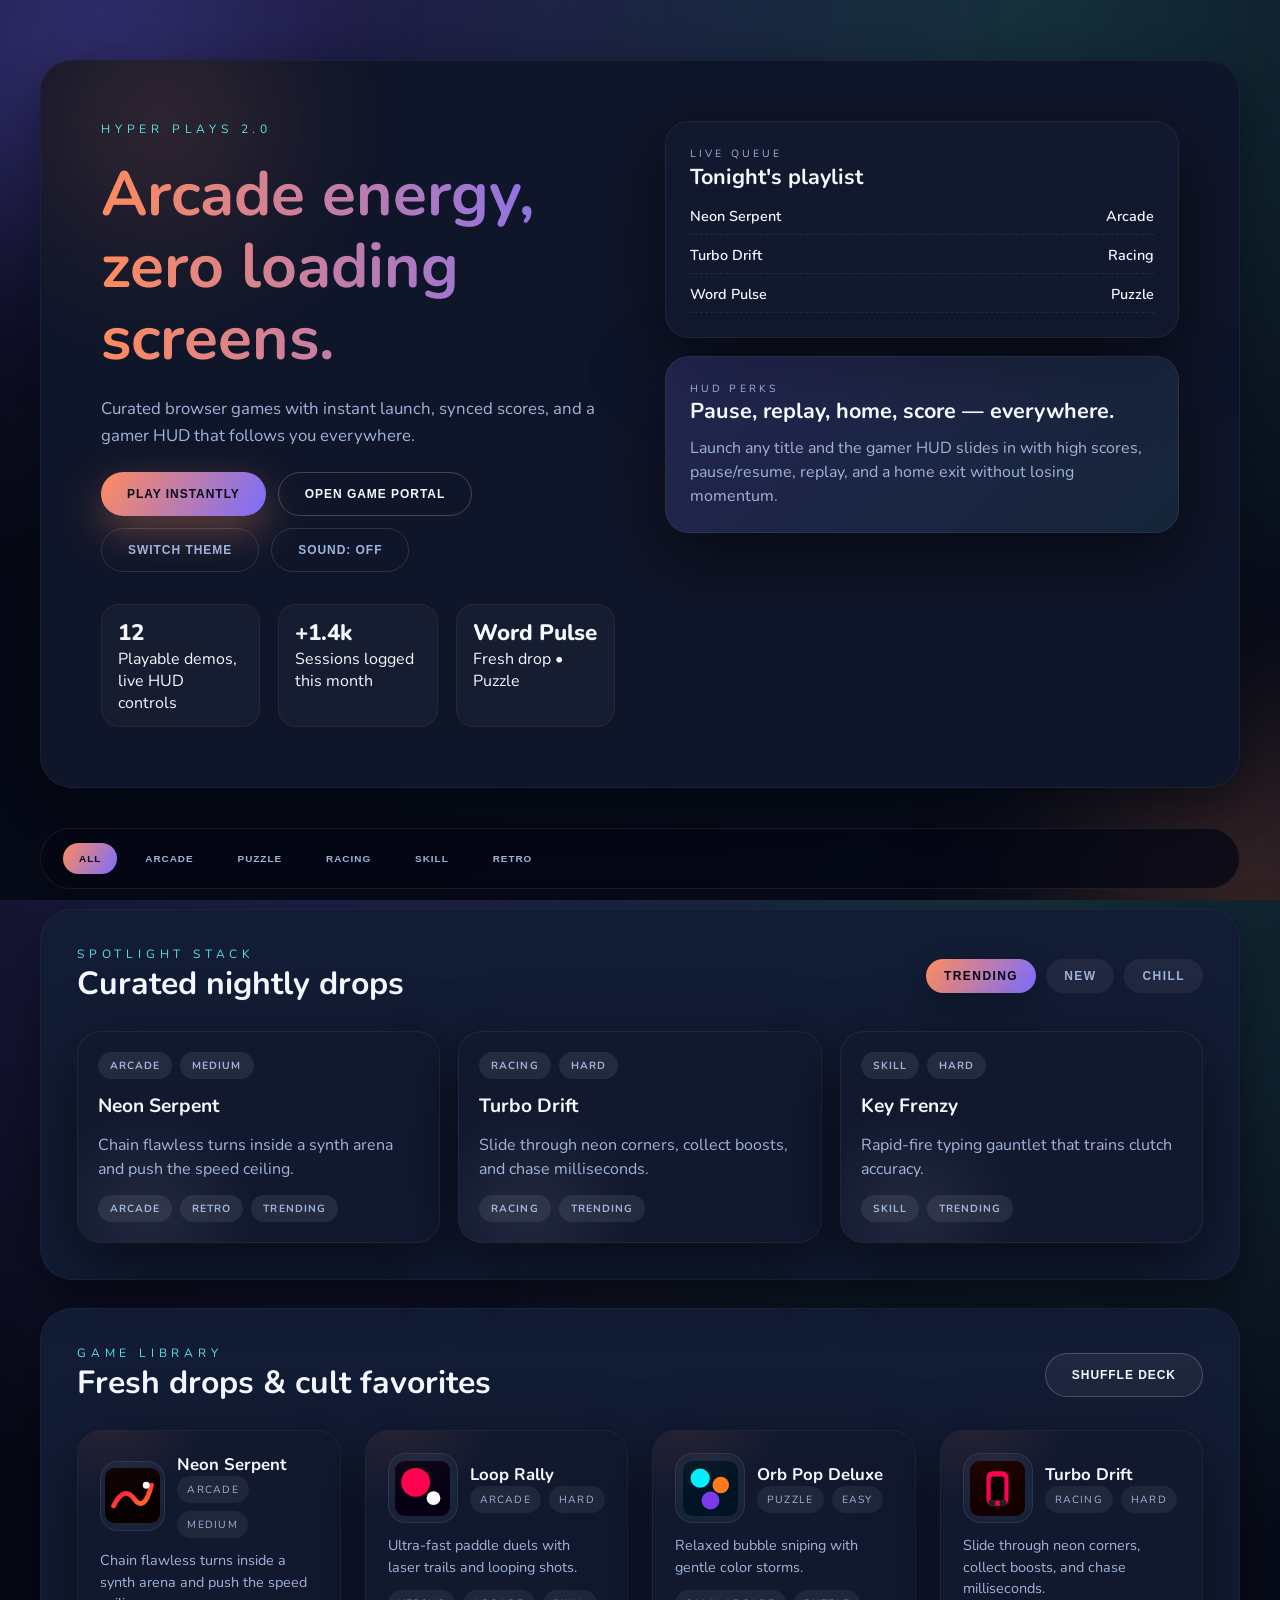
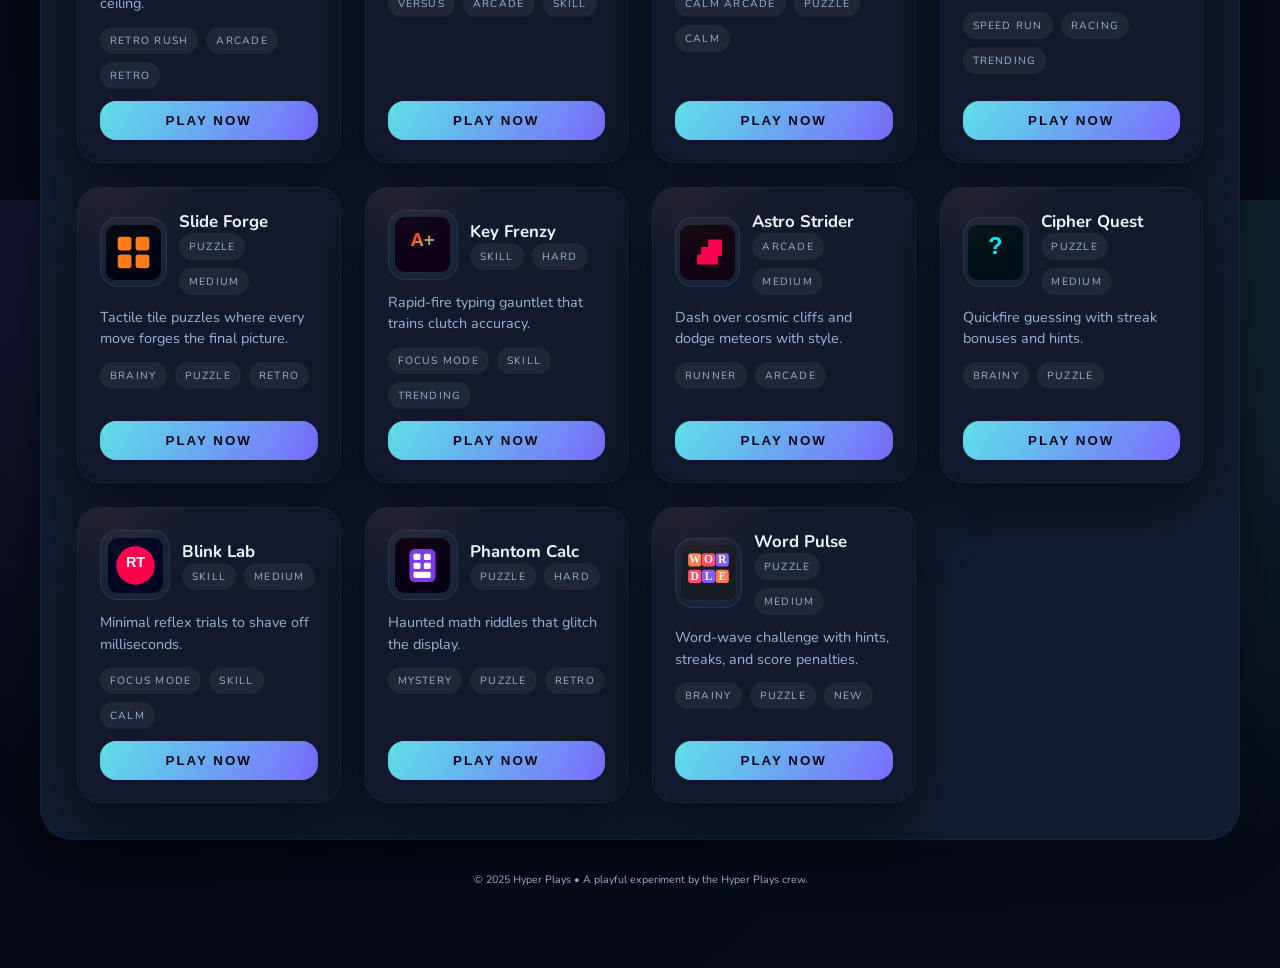
<file: index.html>
<!doctype html>
<html lang="en">
<head>
  <meta charset="utf-8" />
  <meta name="viewport" content="width=device-width,initial-scale=1" />
  <title>Hyper Plays 2.0 • Mini Gaming Hub</title>
  <meta name="description" content="Hyper Plays — a playful hub for instant browser games." />
  <link href="https://fonts.googleapis.com/css2?family=Nunito:wght@500;600;700;800&family=Inter:wght@400;600;700&display=swap" rel="stylesheet" />
  <link rel="stylesheet" href="style.css" />
</head>
<body>
  <div class="nebula" aria-hidden="true">
    <span class="orb orb-one"></span>
    <span class="orb orb-two"></span>
    <span class="orb orb-three"></span>
  </div>
  <div class="shell">
    <header class="hero" id="hero">
      <div class="hero-copy">
        <p class="eyebrow">Hyper Plays 2.0</p>
        <h1>Arcade energy, zero loading screens.</h1>
        <p class="lede">Curated browser games with instant launch, synced scores, and a gamer HUD that follows you everywhere.</p>
        <div class="hero-actions">
          <button id="startBtn" class="btn solid">Play Instantly</button>
          <button id="heroPortal" class="btn outline">Open Game Portal</button>
          <button id="themeToggle" class="btn minimal" aria-label="Toggle theme">Switch Theme</button>
          <button id="soundToggle" class="btn minimal" aria-label="Toggle click sounds">Sound: Off</button>
        </div>
        <div class="hero-metrics">
          <div>
            <span>12</span>
            <p>Playable demos, live HUD controls</p>
          </div>
          <div>
            <span>+1.4k</span>
            <p>Sessions logged this month</p>
          </div>
          <div>
            <span>Word Pulse</span>
            <p>Fresh drop • Puzzle</p>
          </div>
        </div>
      </div>
      <div class="hero-panel">
        <div class="panel-card">
          <p class="panel-eyebrow">Live queue</p>
          <h3>Tonight's playlist</h3>
          <ul>
            <li><span>Neon Serpent</span><span>Arcade</span></li>
            <li><span>Turbo Drift</span><span>Racing</span></li>
            <li><span>Word Pulse</span><span>Puzzle</span></li>
          </ul>
        </div>
        <div class="panel-card highlight">
          <p class="panel-eyebrow">HUD perks</p>
          <h3>Pause, replay, home, score — everywhere.</h3>
          <p>Launch any title and the gamer HUD slides in with high scores, pause/resume, replay, and a home exit without losing momentum.</p>
        </div>
      </div>
    </header>

    <section class="pill-rail" aria-label="Game categories">
      <button class="pill active" data-filter="all">All</button>
      <button class="pill" data-filter="arcade">Arcade</button>
      <button class="pill" data-filter="puzzle">Puzzle</button>
      <button class="pill" data-filter="racing">Racing</button>
      <button class="pill" data-filter="skill">Skill</button>
      <button class="pill" data-filter="retro">Retro</button>
      <span class="rail-indicator" aria-hidden="true"></span>
    </section>

    <section class="featured" aria-label="Spotlight games">
      <div class="section-head">
        <div>
          <p class="eyebrow">Spotlight Stack</p>
          <h2>Curated nightly drops</h2>
        </div>
        <div class="head-actions">
          <button class="chip" data-chip="trending">Trending</button>
          <button class="chip" data-chip="new">New</button>
          <button class="chip" data-chip="calm">Chill</button>
        </div>
      </div>
      <div class="feature-row" id="featuredRow"></div>
    </section>

    <section class="grid-section" id="games">
      <div class="section-head">
        <div>
          <p class="eyebrow">Game Library</p>
          <h2>Fresh drops & cult favorites</h2>
        </div>
        <div class="head-actions">
          <button id="shuffleBtn" class="btn ghost">Shuffle Deck</button>
        </div>
      </div>
      <div class="grid" id="gameGrid"></div>
    </section>

    <footer class="footer">
      <small>© 2025 Hyper Plays • A playful experiment by the Hyper Plays crew.</small>
    </footer>
  </div>
  <script src="script.js" type="module"></script>
</body>
</html>
</file>
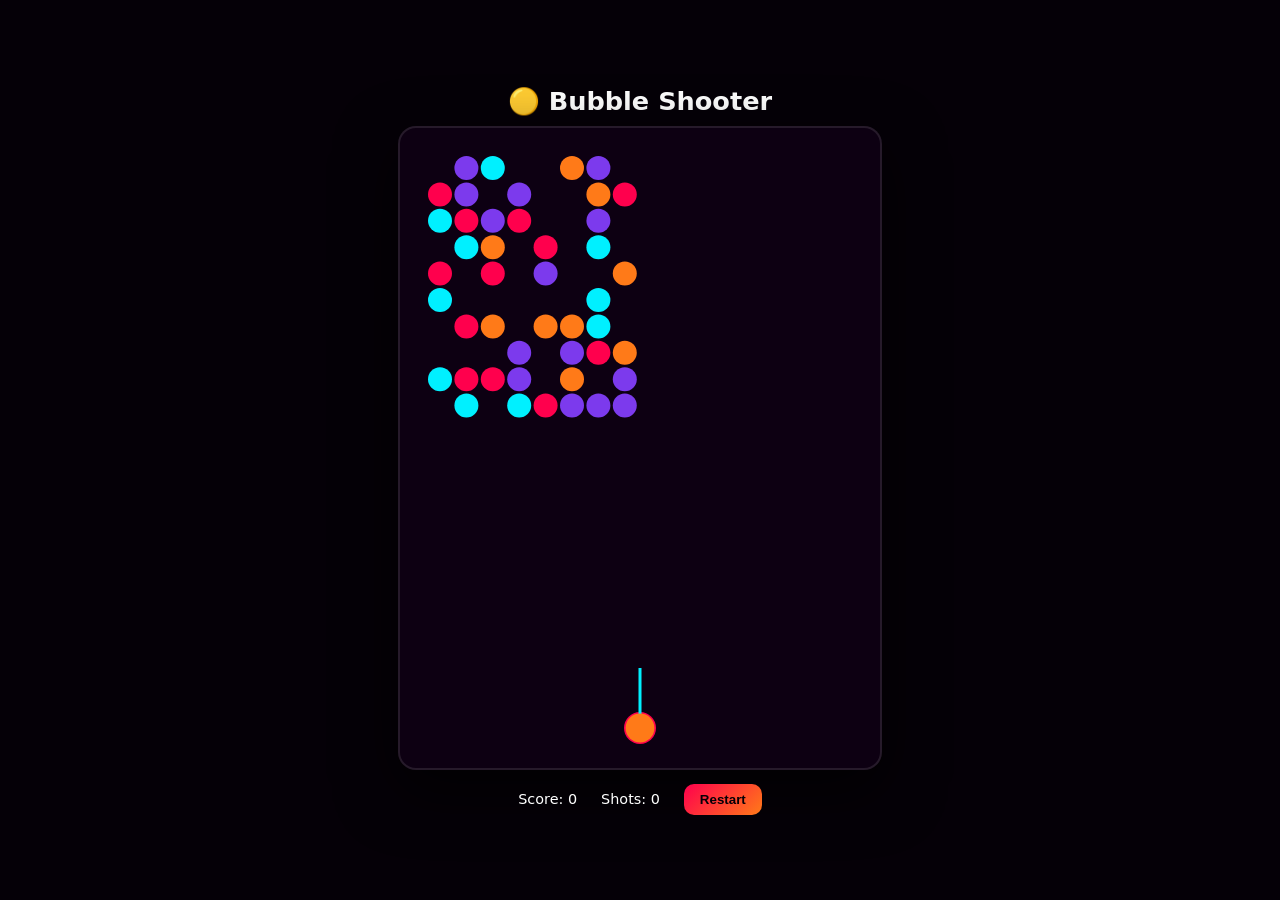
<file: games/bubbleshooter/index.html>
<!DOCTYPE html>
<html lang="en">
<head>
<meta charset="UTF-8" />
<meta name="viewport" content="width=device-width,initial-scale=1" />
<title>Bubble Shooter</title>
<style>
 body{margin:0;font-family:Inter,system-ui;background:#050007;color:#fff;display:flex;flex-direction:column;align-items:center;justify-content:center;min-height:100vh}
 canvas{background:#0d0012;border:2px solid rgba(255,255,255,.1);border-radius:18px;box-shadow:0 20px 60px rgba(0,0,0,.7)}
 .hud{margin-top:14px;display:flex;gap:24px;font-size:.9rem;align-items:center}
 .btn{padding:8px 16px;border-radius:10px;border:0;background:linear-gradient(135deg,#ff004d,#ff7a18);color:#050007;font-weight:700;cursor:pointer}
 #overlay{position:fixed;inset:0;display:none;align-items:center;justify-content:center;background:rgba(8,0,20,.8);backdrop-filter:blur(6px);flex-direction:column;gap:16px;font-size:2rem;font-weight:800}
 #overlay.show{display:flex}
</style>
</head>
<body>
 <h1 style="margin:0 0 10px;font-size:1.6rem">🟡 Bubble Shooter</h1>
 <canvas id="game" width="480" height="640"></canvas>
 <div class="hud"><span id="score">Score: 0</span><span id="shots">Shots: 0</span><button class="btn" id="restart">Restart</button></div>
 <div id="overlay"></div>
 <script>
 const cvs=document.getElementById('game');const ctx=cvs.getContext('2d');
 const COLS=8, ROWS=10, R=24; const GRID=[]; const COLORS=['#ff004d','#ff7a18','#7c3aed','#00f0ff'];
 let shooter={x:cvs.width/2,y:cvs.height-40,angle:-Math.PI/2};
 let currentBall=spawnBall(); let flying=null; let score=0; let shots=0; let over=false;
 function initGrid(){GRID.length=0; for(let r=0;r<ROWS;r++){const row=[]; for(let c=0;c<COLS;c++){row.push(Math.random()<0.6?COLORS[Math.floor(Math.random()*COLORS.length)]:null);} GRID.push(row);} }
 function spawnBall(){return {color:COLORS[Math.floor(Math.random()*COLORS.length)],x:shooter.x,y:shooter.y,r:R*0.6,vx:0,vy:0};}
 function drawGrid(){for(let r=0;r<GRID.length;r++){for(let c=0;c<COLS;c++){const col=GRID[r][c]; if(!col) continue; const x=40 + c*R*1.1; const y=40 + r*R*1.1; ctx.beginPath(); ctx.arc(x,y,R/2,0,Math.PI*2); ctx.fillStyle=col; ctx.fill();}} }
 function launch(){if(flying||over) return; shots++; document.getElementById('shots').textContent='Shots: '+shots; const speed=7; flying={...currentBall,vx:Math.cos(shooter.angle)*speed,vy:Math.sin(shooter.angle)*speed}; currentBall=spawnBall(); }
 function updateFlying(){if(!flying) return; flying.x+=flying.vx; flying.y+=flying.vy; if(flying.x<20||flying.x>cvs.width-20) flying.vx*=-1; if(flying.y<20){flying.y=20; settleBall();} else if(flying.y>cvs.height-20){ // missed
   end(false);
 }
 // collision with grid
 for(let r=0;r<GRID.length;r++){for(let c=0;c<COLS;c++){const col=GRID[r][c]; if(!col) continue; const gx=40 + c*R*1.1; const gy=40 + r*R*1.1; const dx=flying.x-gx; const dy=flying.y-gy; if(Math.hypot(dx,dy) < R){ settleBall(); return; }}}
 }
 function settleBall(){ // find closest cell
 let best={r:0,c:0,d:1e9};
 for(let r=0;r<ROWS;r++){for(let c=0;c<COLS;c++){const gx=40 + c*R*1.1; const gy=40 + r*R*1.1; const d=Math.hypot(flying.x-gx,flying.y-gy); if(d<best.d){best={r,c,d};}}}
 if(!GRID[best.r][best.c]) GRID[best.r][best.c]=flying.color; clusterCheck(best.r,best.c); flying=null; if(gridFilled()) end(true); }
 function clusterCheck(sr,sc){const target=GRID[sr][sc]; const stack=[[sr,sc]]; const seen=new Set(); const match=[]; while(stack.length){const [r,c]=stack.pop(); const key=r+','+c; if(seen.has(key)) continue; seen.add(key); if(GRID[r][c]!==target) continue; match.push([r,c]); [[1,0],[-1,0],[0,1],[0,-1]].forEach(([dr,dc])=>{const nr=r+dr,nc=c+dc; if(nr>=0&&nr<ROWS&&nc>=0&&nc<COLS) stack.push([nr,nc]);}); }
 if(match.length>=3){match.forEach(([r,c])=>{GRID[r][c]=null;}); score+=match.length*10; document.getElementById('score').textContent='Score: '+score; }
 }
 function gridFilled(){for(let r=0;r<ROWS;r++) for(let c=0;c<COLS;c++) if(!GRID[r][c]) return false; return true; }
 function end(win){over=true; const ov=document.getElementById('overlay'); ov.innerHTML= win?`<div>YOU WIN</div><div style='font-size:1rem'>Score ${score}</div>`:`<div>GAME OVER</div><div style='font-size:1rem'>Score ${score}</div>`; ov.classList.add('show'); try{ window.parent.postMessage({type:'game_over',gameId:'bubbleshooter',result: win?'won':'lost',score},'*'); }catch(e){} }
 document.addEventListener('mousemove',e=>{const rect=cvs.getBoundingClientRect(); const mx=e.clientX-rect.left; const my=e.clientY-rect.top; shooter.angle=Math.atan2(my-shooter.y,mx-shooter.x);});
 document.addEventListener('click', launch);
 document.getElementById('restart').addEventListener('click',()=>{score=0;shots=0;over=false; document.getElementById('score').textContent='Score: 0'; document.getElementById('shots').textContent='Shots: 0'; currentBall=spawnBall(); flying=null; initGrid(); document.getElementById('overlay').classList.remove('show'); });
 function loop(){ctx.clearRect(0,0,cvs.width,cvs.height); drawGrid(); // shooter
 ctx.beginPath(); ctx.arc(shooter.x,shooter.y,16,0,Math.PI*2); ctx.fillStyle='#ff004d'; ctx.fill(); // aim line
 ctx.strokeStyle='#00f0ff'; ctx.lineWidth=3; ctx.beginPath(); ctx.moveTo(shooter.x,shooter.y); ctx.lineTo(shooter.x+Math.cos(shooter.angle)*60, shooter.y+Math.sin(shooter.angle)*60); ctx.stroke(); // current ball
 if(currentBall){ctx.beginPath(); ctx.arc(currentBall.x,currentBall.y,currentBall.r,0,Math.PI*2); ctx.fillStyle=currentBall.color; ctx.fill();}
 updateFlying(); if(flying){ctx.beginPath(); ctx.arc(flying.x,flying.y,currentBall.r,0,Math.PI*2); ctx.fillStyle=flying.color; ctx.fill();}
 requestAnimationFrame(loop); }
 initGrid(); loop();
 </script>
</body>
</html>
</file>
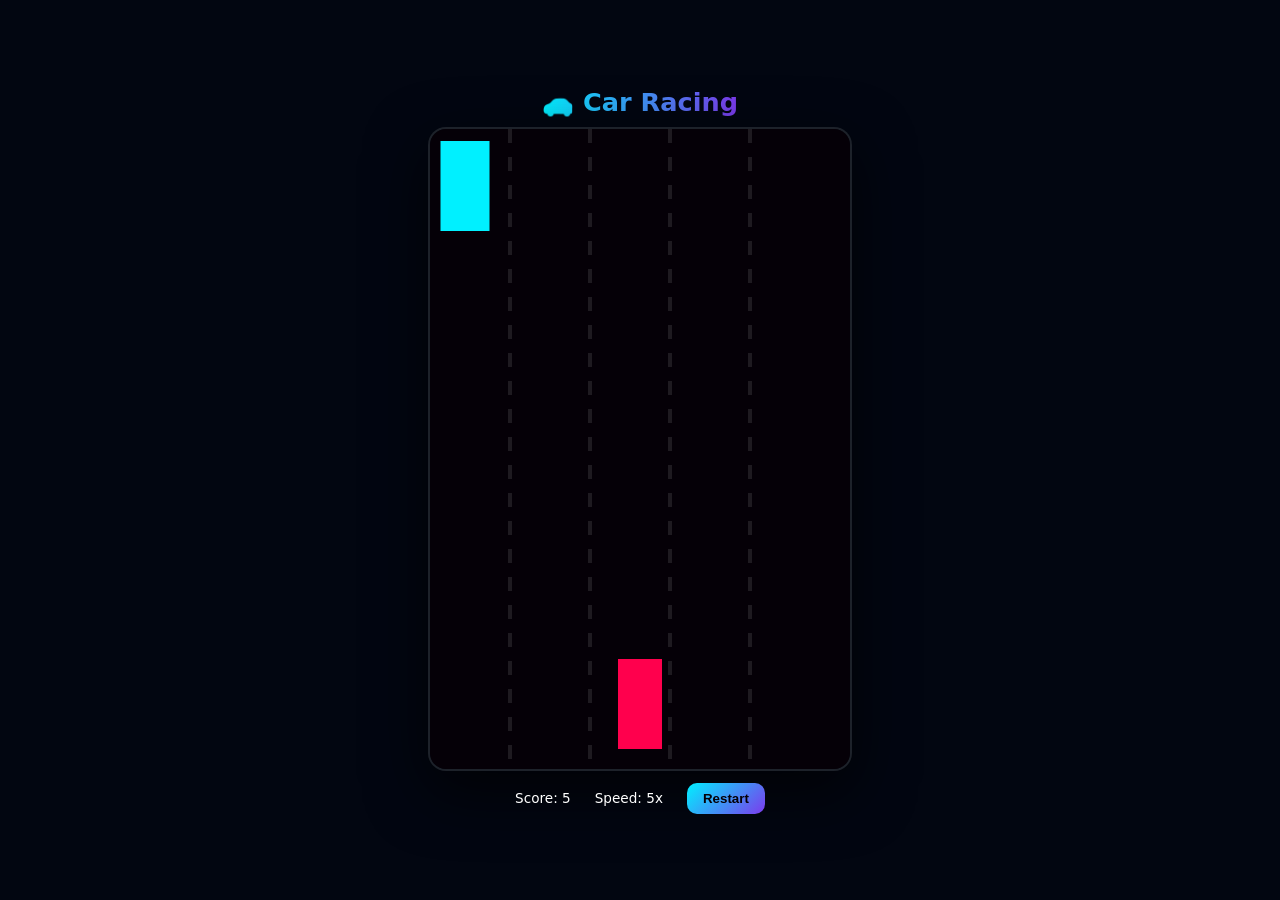
<file: games/carracing/index.html>
<!DOCTYPE html>
<html lang="en">
<head>
<meta charset="UTF-8" />
<meta name="viewport" content="width=device-width,initial-scale=1" />
<title>Car Racing</title>
<style>
 body{margin:0;font-family:Inter,system-ui;background:#020611;color:#fff;display:flex;flex-direction:column;align-items:center;justify-content:center;min-height:100vh}
 canvas{background:#0a0f18;border:2px solid rgba(255,255,255,.08);border-radius:18px;box-shadow:0 20px 60px rgba(0,0,0,.7)}
 .hud{margin-top:12px;display:flex;gap:24px;font-size:.85rem;align-items:center}
 #overlay{position:fixed;inset:0;background:rgba(0,0,20,.8);backdrop-filter:blur(6px);display:none;align-items:center;justify-content:center;flex-direction:column;gap:16px;font-size:2rem;font-weight:800}
 #overlay.show{display:flex}
 .btn{padding:8px 16px;border-radius:10px;border:0;background:linear-gradient(135deg,#00f0ff,#7c3aed);color:#050007;font-weight:700;cursor:pointer}
</style>
</head>
<body>
 <h1 style="margin:0 0 10px;font-size:1.6rem;background:linear-gradient(90deg,#00f0ff,#7c3aed);-webkit-background-clip:text;color:transparent;">🚗 Car Racing</h1>
 <canvas id="game" width="420" height="640"></canvas>
 <div class="hud"><span id="score">Score: 0</span><span id="speed">Speed: 1x</span><button class="btn" id="restart">Restart</button></div>
 <div id="overlay"></div>
 <script>
 const cvs=document.getElementById('game'); const ctx=cvs.getContext('2d');
 const player={x:cvs.width/2-22,y:cvs.height-110,w:44,h:90,color:'#ff004d'};
 let obstacles=[]; let frame=0; let speed=5; let score=0; let over=false; let keys={};
 document.addEventListener('keydown',e=>{keys[e.key]=true; if((e.key==='r'||e.key==='R')&&over) restart();});
 document.addEventListener('keyup',e=>{keys[e.key]=false;});
 function spawnObstacle(){const laneW=70; const lanes= Math.floor(cvs.width/laneW); const lane=Math.floor(Math.random()*lanes); obstacles.push({x:lane*laneW+laneW*0.15,y:-100,w:laneW*0.7,h:90,color:'#00f0ff'}); }
 function update(){ if(over) return; frame++; if(frame%40===0) spawnObstacle(); if(frame%600===0) speed+=1; // move
 if(keys['ArrowLeft']||keys['a']||keys['A']) player.x-=8; if(keys['ArrowRight']||keys['d']||keys['D']) player.x+=8; player.x=Math.max(0,Math.min(player.x,cvs.width-player.w));
 obstacles.forEach(o=>o.y+=speed+2); obstacles=obstacles.filter(o=>o.y< cvs.height+50); score+=0.1; document.getElementById('score').textContent='Score: '+Math.floor(score); document.getElementById('speed').textContent='Speed: '+speed+'x';
 // collisions
 for(const o of obstacles){ if(player.x < o.x+o.w && player.x+player.w>o.x && player.y<o.y+o.h && player.y+player.h>o.y){ end(); break; } }
 }
 function draw(){ ctx.fillStyle='#050007'; ctx.fillRect(0,0,cvs.width,cvs.height); // road lanes
 ctx.strokeStyle='rgba(255,255,255,.1)'; ctx.lineWidth=4; for(let i=1;i<5;i++){ ctx.beginPath(); ctx.setLineDash([14,14]); ctx.moveTo(i*80,0); ctx.lineTo(i*80,cvs.height); ctx.stroke(); }
 ctx.setLineDash([]);
 // car
 ctx.fillStyle=player.color; ctx.fillRect(player.x,player.y,player.w,player.h);
 // obstacles
 obstacles.forEach(o=>{ ctx.fillStyle=o.color; ctx.fillRect(o.x,o.y,o.w,o.h); });
 }
 function loop(){ update(); draw(); requestAnimationFrame(loop); }
 function end(){ over=true; const ov=document.getElementById('overlay'); ov.innerHTML=`<div>CRASHED</div><div style='font-size:1rem'>Score ${Math.floor(score)}</div>`; ov.classList.add('show'); try{ window.parent.postMessage({type:'game_over',gameId:'carracing',result:'lost',score:Math.floor(score)},'*'); }catch(e){} }
 function restart(){ over=false; obstacles=[]; frame=0; speed=5; score=0; document.getElementById('overlay').classList.remove('show'); }
 loop();
 document.getElementById('restart').addEventListener('click',restart);
 </script>
</body>
</html>
</file>
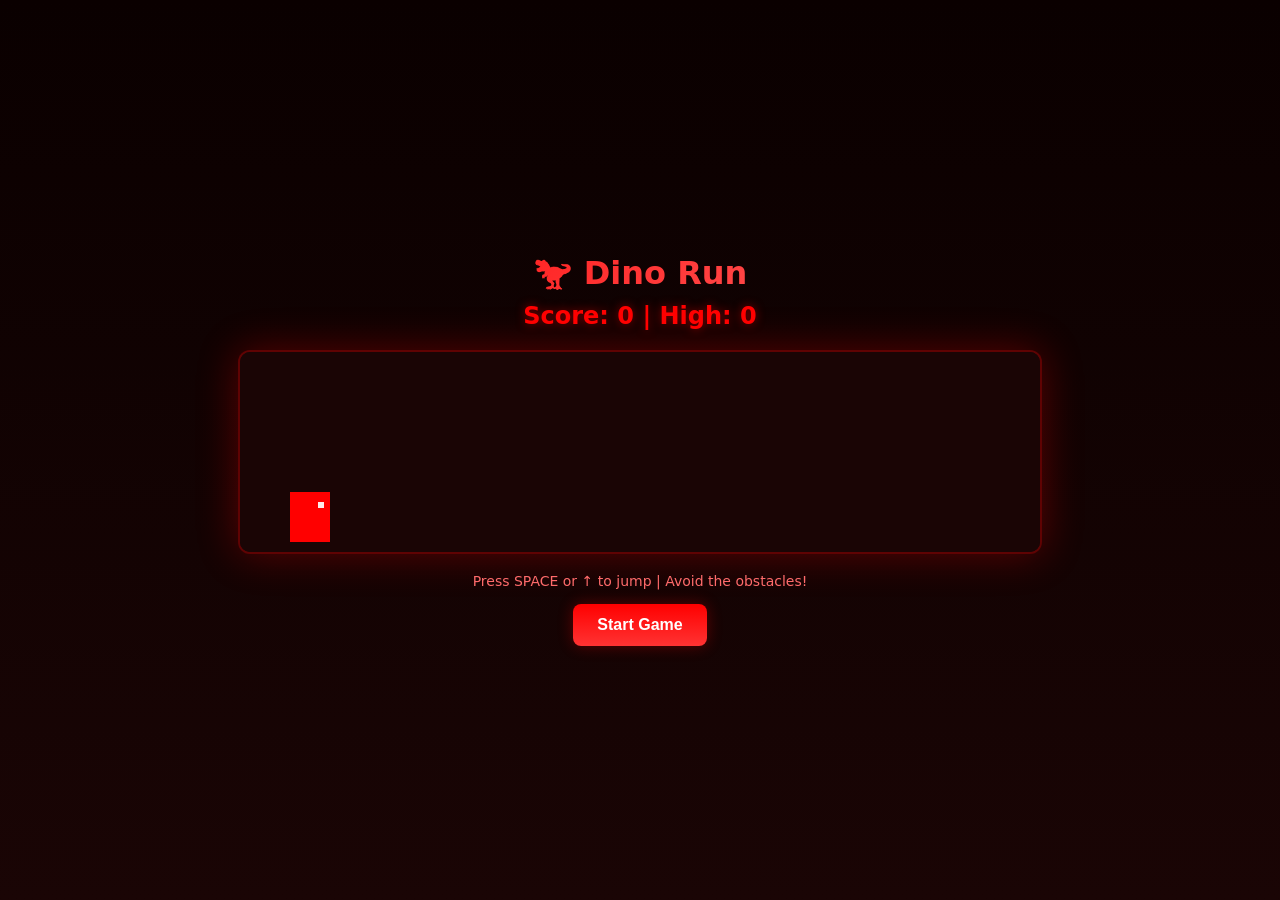
<file: games/dino/index.html>
<!DOCTYPE html>
<html lang="en">
<head>
  <meta charset="UTF-8">
  <meta name="viewport" content="width=device-width, initial-scale=1.0">
  <title>Dino Run</title>
  <style>
    * {
      margin: 0;
      padding: 0;
      box-sizing: border-box;
    }

    body {
      background: linear-gradient(180deg, #0a0000, #1a0505);
      display: flex;
      flex-direction: column;
      justify-content: center;
      align-items: center;
      min-height: 100vh;
      font-family: 'Inter', system-ui, sans-serif;
      color: #ffebeb;
      overflow: hidden;
    }

    .game-container {
      text-align: center;
      position: relative;
    }

    h1 {
      font-size: 32px;
      font-weight: 800;
      margin-bottom: 10px;
      background: linear-gradient(135deg, #ff0000, #ff6b6b);
      -webkit-background-clip: text;
      -webkit-text-fill-color: transparent;
      background-clip: text;
    }

    .score-display {
      font-size: 24px;
      font-weight: 700;
      margin-bottom: 20px;
      color: #ff0000;
      text-shadow: 0 0 10px rgba(255, 0, 0, 0.5);
    }

    canvas {
      border: 2px solid rgba(255, 0, 0, 0.3);
      border-radius: 12px;
      box-shadow: 0 0 40px rgba(255, 0, 0, 0.3);
      background: #1a0505;
    }

    .instructions {
      margin-top: 15px;
      font-size: 14px;
      color: #ff6b6b;
    }

    .btn {
      margin-top: 15px;
      padding: 12px 24px;
      background: linear-gradient(180deg, #ff0000, #ff3333);
      color: #fff;
      border: none;
      border-radius: 8px;
      font-weight: 800;
      cursor: pointer;
      font-size: 16px;
      box-shadow: 0 0 15px rgba(255, 0, 0, 0.3);
      transition: all 0.3s ease;
    }

    .btn:hover {
      transform: translateY(-2px);
      box-shadow: 0 0 25px rgba(255, 0, 0, 0.6);
    }

    .game-over-screen {
      position: absolute;
      top: 50%;
      left: 50%;
      transform: translate(-50%, -50%);
      background: rgba(20, 0, 0, 0.95);
      padding: 40px;
      border-radius: 16px;
      border: 2px solid rgba(255, 0, 0, 0.5);
      text-align: center;
      display: none;
      box-shadow: 0 0 60px rgba(255, 0, 0, 0.5);
      min-width: 300px;
    }

    .game-over-screen.show {
      display: block;
    }

    .game-over-screen h2 {
      font-size: 28px;
      margin-bottom: 20px;
      color: #ff0000;
    }

    .game-over-screen p {
      font-size: 18px;
      margin-bottom: 10px;
      color: #ff6b6b;
    }
  </style>
</head>
<body>
  <div class="game-container">
    <h1>🦖 Dino Run</h1>
    
    <div class="score-display">
      Score: <span id="scoreValue">0</span> | High: <span id="highScore">0</span>
    </div>

    <canvas id="gameCanvas" width="800" height="200"></canvas>
    
    <div class="instructions">
      Press SPACE or ↑ to jump | Avoid the obstacles!
    </div>

    <button class="btn" id="startBtn">Start Game</button>

    <div class="game-over-screen" id="gameOverScreen">
      <h2>Game Over!</h2>
      <p>Your Score: <span id="finalScore">0</span></p>
      <p>High Score: <span id="finalHighScore">0</span></p>
      <button class="btn" id="restartBtn">Play Again</button>
    </div>
  </div>

  <script>
    const canvas = document.getElementById('gameCanvas');
    const ctx = canvas.getContext('2d');
    const startBtn = document.getElementById('startBtn');
    const restartBtn = document.getElementById('restartBtn');
    const gameOverScreen = document.getElementById('gameOverScreen');
    const scoreValueEl = document.getElementById('scoreValue');
    const highScoreEl = document.getElementById('highScore');

    let gameRunning = false;
    let score = 0;
    let highScore = localStorage.getItem('dinoHighScore') || 0;
    let gameSpeed = 5;
    let gravity = 0.8;

    // Dino object
    const dino = {
      x: 50,
      y: canvas.height - 60,
      width: 40,
      height: 50,
      velocityY: 0,
      jumping: false,
      jump() {
        if (!this.jumping) {
          this.velocityY = -15;
          this.jumping = true;
        }
      }
    };

    // Obstacles array
    let obstacles = [];
    let frameCount = 0;
    let obstacleFrequency = 90;

    // Event listeners
    document.addEventListener('keydown', (e) => {
      if (e.code === 'Space' || e.code === 'ArrowUp') {
        e.preventDefault();
        if (gameRunning) {
          dino.jump();
        }
      }
    });

    canvas.addEventListener('click', () => {
      if (gameRunning) {
        dino.jump();
      }
    });

    startBtn.addEventListener('click', startGame);
    restartBtn.addEventListener('click', resetGame);

    // Update high score display
    highScoreEl.textContent = highScore;

    function startGame() {
      gameRunning = true;
      startBtn.style.display = 'none';
      score = 0;
      gameSpeed = 5;
      obstacles = [];
      frameCount = 0;
      dino.y = canvas.height - 60;
      dino.velocityY = 0;
      dino.jumping = false;
      gameLoop();
    }

    function resetGame() {
      gameOverScreen.classList.remove('show');
      startGame();
    }

    function gameLoop() {
      if (!gameRunning) return;

      update();
      draw();
      requestAnimationFrame(gameLoop);
    }

    function update() {
      frameCount++;

      // Update score
      score++;
      scoreValueEl.textContent = Math.floor(score / 10);

      // Increase difficulty
      if (frameCount % 500 === 0) {
        gameSpeed += 0.5;
        obstacleFrequency = Math.max(50, obstacleFrequency - 5);
      }

      // Dino physics
      dino.velocityY += gravity;
      dino.y += dino.velocityY;

      // Ground collision
      if (dino.y >= canvas.height - 60) {
        dino.y = canvas.height - 60;
        dino.velocityY = 0;
        dino.jumping = false;
      }

      // Create obstacles
      if (frameCount % obstacleFrequency === 0) {
        const height = Math.random() > 0.5 ? 40 : 30;
        obstacles.push({
          x: canvas.width,
          y: canvas.height - height - 10,
          width: 20,
          height: height
        });
      }

      // Update obstacles
      obstacles.forEach((obs, index) => {
        obs.x -= gameSpeed;

        // Remove off-screen obstacles
        if (obs.x + obs.width < 0) {
          obstacles.splice(index, 1);
        }

        // Collision detection
        if (checkCollision(dino, obs)) {
          endGame();
        }
      });
    }

    function draw() {
      // Clear canvas
      ctx.fillStyle = '#1a0505';
      ctx.fillRect(0, 0, canvas.width, canvas.height);

      // Draw ground
      ctx.strokeStyle = 'rgba(255, 0, 0, 0.3)';
      ctx.lineWidth = 2;
      ctx.beginPath();
      ctx.moveTo(0, canvas.height - 10);
      ctx.lineTo(canvas.width, canvas.height - 10);
      ctx.stroke();

      // Draw dino
      ctx.fillStyle = '#ff0000';
      ctx.shadowBlur = 15;
      ctx.shadowColor = '#ff0000';
      ctx.fillRect(dino.x, dino.y, dino.width, dino.height);

      // Draw dino eye
      ctx.fillStyle = '#ffebeb';
      ctx.fillRect(dino.x + 28, dino.y + 10, 6, 6);

      // Draw obstacles
      obstacles.forEach(obs => {
        ctx.fillStyle = '#ff3333';
        ctx.fillRect(obs.x, obs.y, obs.width, obs.height);
      });

      ctx.shadowBlur = 0;
    }

    function checkCollision(dino, obs) {
      return dino.x < obs.x + obs.width &&
             dino.x + dino.width > obs.x &&
             dino.y < obs.y + obs.height &&
             dino.y + dino.height > obs.y;
    }

    function endGame() {
      gameRunning = false;
      const finalScore = Math.floor(score / 10);

      // Update high score
      if (finalScore > highScore) {
        highScore = finalScore;
        localStorage.setItem('dinoHighScore', highScore);
      }

      // Update UI
      document.getElementById('finalScore').textContent = finalScore;
      document.getElementById('finalHighScore').textContent = highScore;
      highScoreEl.textContent = highScore;
      gameOverScreen.classList.add('show');

      // Send result to parent
      try {
        window.parent.postMessage({
          type: 'game_over',
          gameId: 'dino',
          result: 'lost',
          score: finalScore
        }, '*');
      } catch (e) {
        console.log('Could not send message to parent');
      }
    }

    // Draw initial state
    ctx.fillStyle = '#1a0505';
    ctx.fillRect(0, 0, canvas.width, canvas.height);
    ctx.fillStyle = '#ff0000';
    ctx.fillRect(dino.x, dino.y, dino.width, dino.height);
    ctx.fillStyle = '#ffebeb';
    ctx.fillRect(dino.x + 28, dino.y + 10, 6, 6);
  </script>
</body>
</html>
</file>
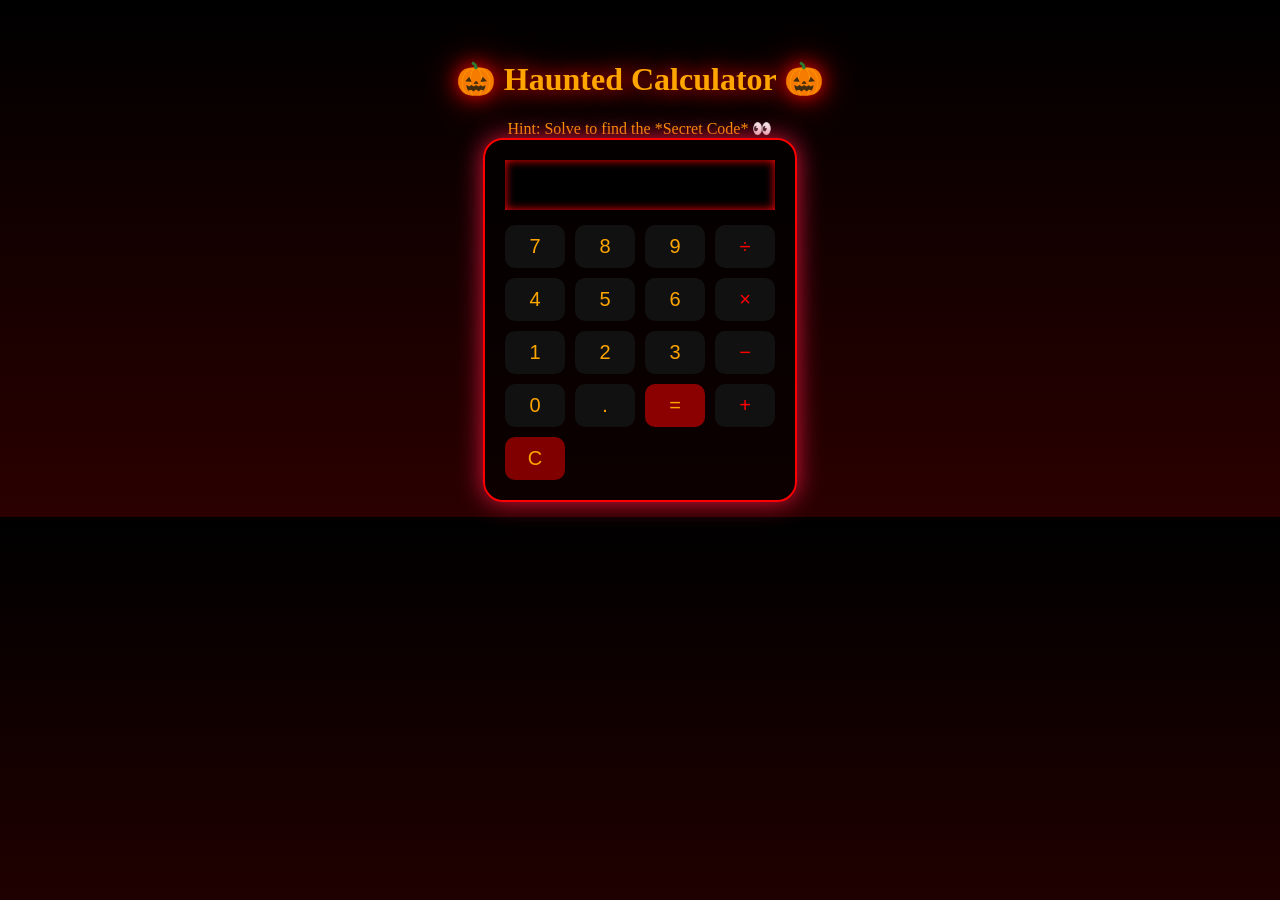
<file: games/haunted/index.html>
<!DOCTYPE html>
<html lang="en">
<head>
  <meta charset="UTF-8">
  <meta name="viewport" content="width=device-width, initial-scale=1.0">
  <title>Haunted Halloween Calculator</title>
  <link rel="stylesheet" href="csy.css">
</head>
<body>
  <div class="container">
    <h1>🎃 Haunted Calculator 🎃</h1>
    <div id="hint">Hint: Solve to find the *Secret Code* 👀</div>
    <div class="calculator">
      <input type="text" id="display" readonly>
      <div class="buttons">
        <button class="btn" onclick="press('7')">7</button>
        <button class="btn" onclick="press('8')">8</button>
        <button class="btn" onclick="press('9')">9</button>
        <button class="btn op" onclick="press('/')">÷</button>

        <button class="btn" onclick="press('4')">4</button>
        <button class="btn" onclick="press('5')">5</button>
        <button class="btn" onclick="press('6')">6</button>
        <button class="btn op" onclick="press('*')">×</button>

        <button class="btn" onclick="press('1')">1</button>
        <button class="btn" onclick="press('2')">2</button>
        <button class="btn" onclick="press('3')">3</button>
        <button class="btn op" onclick="press('-')">−</button>

        <button class="btn" onclick="press('0')">0</button>
        <button class="btn" onclick="press('.')">.</button>
        <button class="btn eq" onclick="calculate()">=</button>
        <button class="btn op" onclick="press('+')">+</button>

        <button class="btn clr" onclick="clearDisplay()">C</button>
      </div>
    </div>
    <div id="message"></div>
  </div>

  <div class="lightning"></div>
  <div id="blood"></div>

  <script src="cj.js"></script>
</body>
</html>
</file>
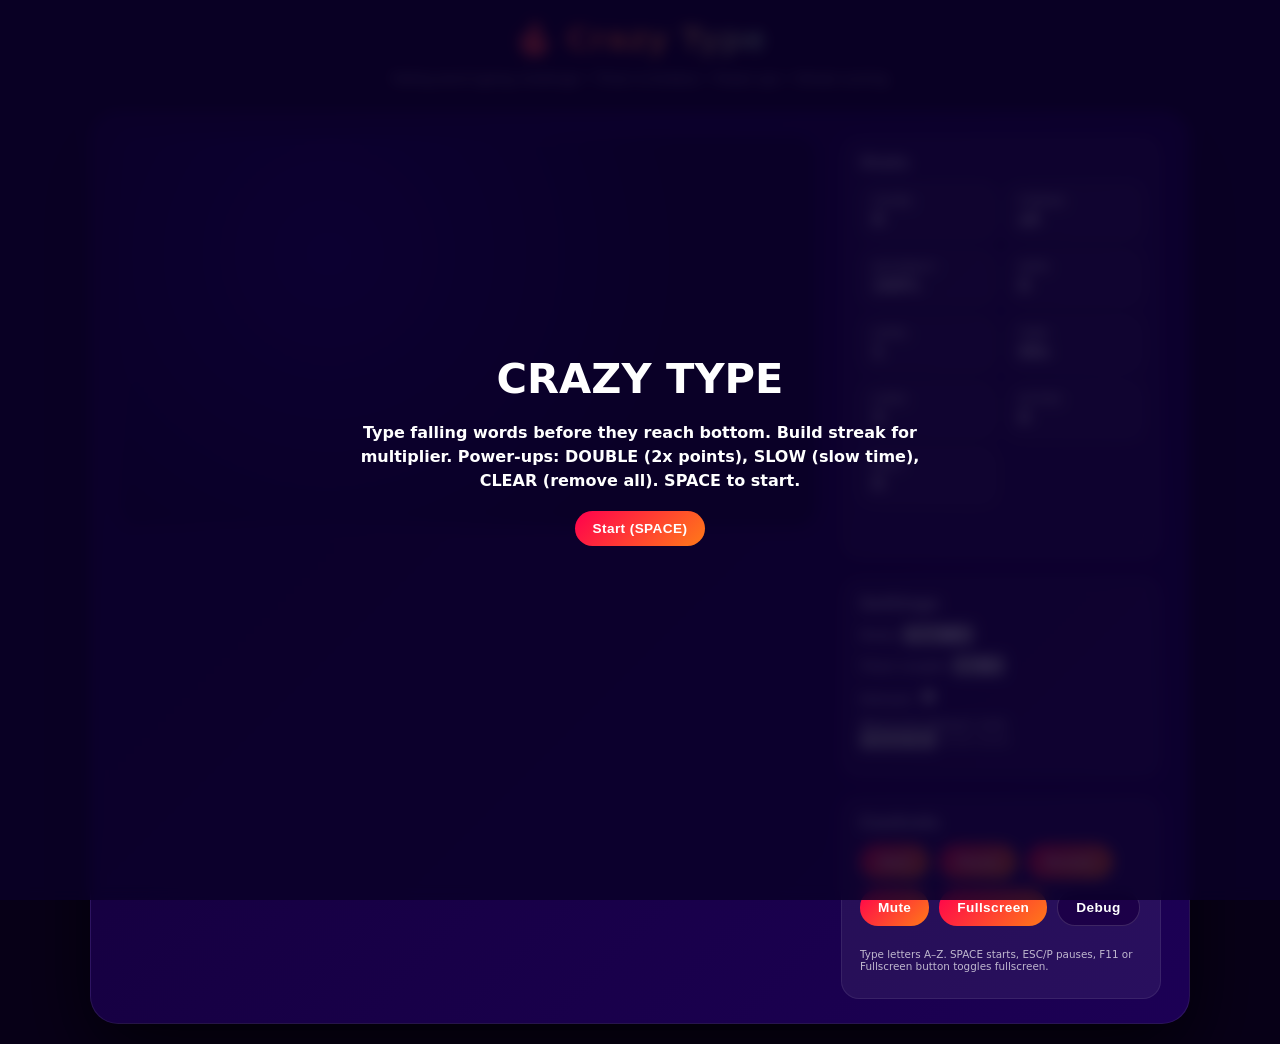
<file: games/monkey-type/index.html>
<!DOCTYPE html>
<html lang="en">
<head>
<meta charset="UTF-8" />
<meta name="viewport" content="width=device-width,initial-scale=1" />
<title>Crazy Type</title>
<link rel="stylesheet" href="style.css" />
</head>
<body>
<header>
  <h1>🔥 Crazy Type</h1>
  <p style="opacity:.7;font-size:.8rem">Falling word typing challenge • Timer & Endless • Power-ups • Streak scoring</p>
</header>
<div id="gameRoot" aria-label="Crazy Type Game">
  <div id="fieldWrap">
    <div id="field" aria-label="playfield"></div>
    <div id="debugInfo" style="display:none"></div>
  </div>
  <div id="sidebar">
    <div class="panel">
      <h2>Stats</h2>
      <div class="statsGrid">
        <div class="stat"><b>SCORE</b><span id="score">0</span></div>
        <div class="stat"><b>STREAK</b><span id="combo">x0</span></div>
        <div class="stat"><b>ACCURACY</b><span id="accuracy">100%</span></div>
        <div class="stat"><b>WPM</b><span id="wpm">0</span></div>
        <div class="stat"><b>LEVEL</b><span id="level">1</span></div>
        <div class="stat"><b>TIME</b><span id="time">60s</span></div>
        <div class="stat"><b>LIVES</b><span id="lives">3</span></div>
        <div class="stat"><b>ACTIVE</b><span id="words">0</span></div>
        <div class="stat"><b>BEST</b><span id="highScore">0</span></div>
      </div>
      <div id="powerups" style="min-height:26px"></div>
    </div>
    <div class="panel" id="settings">
      <h2>Settings</h2>
      <label>Mode:
        <select name="mode">
          <option value="timer">Timer</option>
          <option value="endless">Endless</option>
        </select>
      </label>
      <label>Timer Length:
        <select name="timer">
          <option value="60">60s</option>
          <option value="120">120s</option>
        </select>
      </label>
      <label>Hotseat:
        <input type="checkbox" name="hotseat" />
      </label>
      <label>Word List Upload (.txt):
        <input type="file" id="uploadWords" accept="text/plain" />
      </label>
      <div id="uploadStatus"></div>
    </div>
    <div class="panel">
      <h2>Controls</h2>
      <div class="controls">
        <button id="start">Start</button>
        <button id="pause">Pause</button>
        <button id="restart">Restart</button>
        <button id="mute">Mute</button>
        <button id="fullscreen">Fullscreen</button>
        <button id="debugToggle" class="secondary">Debug</button>
      </div>
      <p style="font-size:.65rem;opacity:.7">Type letters A–Z. SPACE starts, ESC/P pauses, F11 or Fullscreen button toggles fullscreen.</p>
    </div>
  </div>
</div>
<div id="overlay" role="dialog" aria-modal="true"></div>
<script type="module" src="main.js"></script>
</body>
</html>
</file>
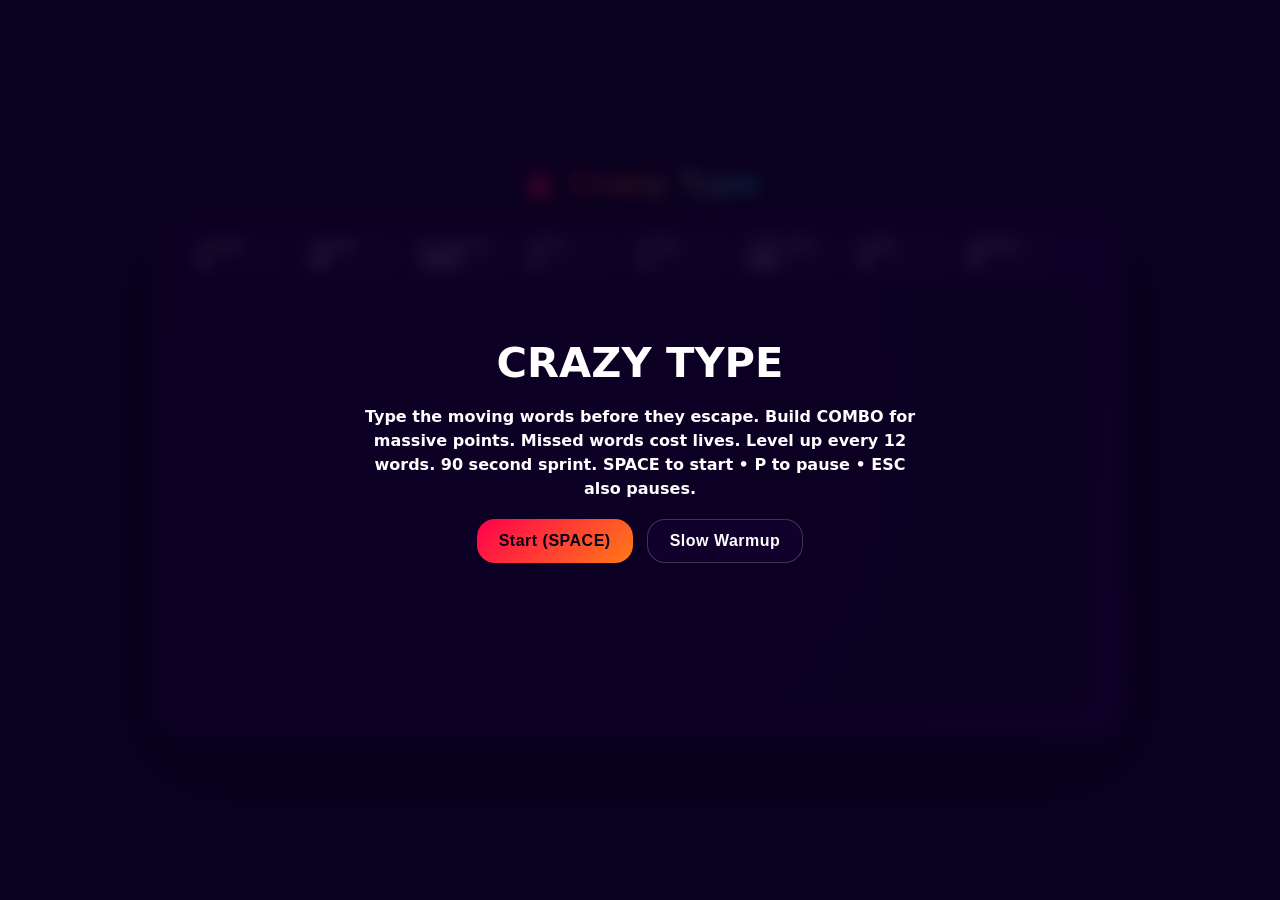
<file: games/monkeytyping/index.html>
<!DOCTYPE html>
<html lang="en">
<head>
  <meta charset="UTF-8" />
  <meta name="viewport" content="width=device-width,initial-scale=1" />
  <title>Crazy Type</title>
  <style>
    *{box-sizing:border-box;margin:0;padding:0}
    body{font-family:Inter,system-ui;background:#070014;color:#fff;display:flex;flex-direction:column;align-items:center;justify-content:center;min-height:100vh;overflow:hidden}
    h1{font-size:1.9rem;margin:0 0 12px;background:linear-gradient(90deg,#ff004d,#ff7a18,#00f0ff);-webkit-background-clip:text;background-clip:text;color:transparent;font-weight:800;letter-spacing:.5px}
    .board{width:960px;max-width:96vw;height:520px;background:linear-gradient(135deg,#0d001e 0%,#150035 60%,#280048);border:1px solid rgba(255,255,255,.08);border-radius:32px;box-shadow:0 30px 90px rgba(0,0,0,.75);padding:18px 26px;display:flex;flex-direction:column;position:relative}
    .stats{display:flex;flex-wrap:wrap;gap:10px;font-size:.75rem;margin-bottom:6px}
    .stat{background:rgba(255,255,255,.05);padding:6px 12px;border-radius:12px;border:1px solid rgba(255,255,255,.08);display:flex;flex-direction:column;min-width:100px}
    .stat b{font-size:.7rem;font-weight:600;opacity:.7}
    .stat span{font-size:.9rem;font-weight:700}
    .field{flex:1;position:relative;overflow:hidden;border:1px solid rgba(255,255,255,.05);border-radius:20px;background:radial-gradient(circle at 30% 30%,#160037,#09001a 70%)}
    .word{position:absolute;font-weight:600;font-size:1.05rem;letter-spacing:.5px;white-space:nowrap;display:inline-flex;gap:0}
    .word .done{color:#53ff94;text-shadow:0 0 6px #53ff94;font-weight:700}
    .word .left{color:#fff}
    .word.miss{animation:flash .4s}
    @keyframes flash{0%,100%{filter:brightness(1)}50%{filter:brightness(3)}}
    #overlay{position:fixed;inset:0;background:rgba(12,0,35,.82);backdrop-filter:blur(8px);display:none;flex-direction:column;align-items:center;justify-content:center;text-align:center;padding:40px;gap:18px;font-weight:800}
    #overlay.show{display:flex}
    .btn-row{display:flex;gap:14px;flex-wrap:wrap;justify-content:center}
    button{padding:12px 22px;border-radius:18px;border:0;font-weight:700;cursor:pointer;background:linear-gradient(135deg,#ff004d,#ff7a18);color:#070014;font-size:1rem;letter-spacing:.5px}
    button.secondary{background:#12002c;color:#fff;border:1px solid rgba(255,255,255,.2)}
    .pulse{animation:pulse 1.2s infinite}
    @keyframes pulse{0%,100%{transform:scale(1)}50%{transform:scale(1.08)}}
    .lvl-up{position:absolute;top:12px;right:18px;background:linear-gradient(135deg,#00f0ff,#ff7a18);color:#090013;padding:8px 16px;border-radius:16px;font-size:.8rem;font-weight:800;letter-spacing:.5px;animation:rise .9s ease forwards}
    @keyframes rise{0%{opacity:0;transform:translateY(-14px)}100%{opacity:1;transform:translateY(0)}}
  </style>
</head>
<body>
  <h1>🔥 Crazy Type</h1>
  <div class="board">
    <div class="stats">
      <div class="stat"><b>SCORE</b><span id="score">0</span></div>
      <div class="stat"><b>COMBO</b><span id="combo">x0</span></div>
      <div class="stat"><b>ACCURACY</b><span id="accuracy">100%</span></div>
      <div class="stat"><b>WPM</b><span id="wpm">0</span></div>
      <div class="stat"><b>LEVEL</b><span id="level">1</span></div>
      <div class="stat"><b>TIME LEFT</b><span id="time">90s</span></div>
      <div class="stat"><b>LIVES</b><span id="lives">3</span></div>
      <div class="stat"><b>WORDS</b><span id="words">0</span></div>
    </div>
    <div id="field" class="field" aria-label="playfield"></div>
  </div>
  <div id="overlay" role="dialog" aria-modal="true"></div>
  <script>
    /* Core State */
    const field=document.getElementById('field');
    const overlay=document.getElementById('overlay');
    const scoreEl=id('score'),comboEl=id('combo'),accEl=id('accuracy'),wpmEl=id('wpm'),levelEl=id('level'),timeEl=id('time'),livesEl=id('lives'),wordsEl=id('words');
    function id(x){return document.getElementById(x);}    
    let words=[]; // active word objects
    let running=false,paused=false;
    let score=0,combo=0,typedChars=0,correctChars=0,misses=0,level=1,lives=3,wordsCompleted=0;
    let startTime=0, totalTime=90; // seconds
    let lastSpawn=0, spawnInterval=1400; // ms
    let lastFrame=0; let rafId=null;
    const AudioCtx=window.AudioContext||window.webkitAudioContext;const audioCtx=new AudioCtx();
    function fx(freq=440,type='sine',dur=.12,vol=.18){const o=audioCtx.createOscillator();const g=audioCtx.createGain();o.type=type;o.frequency.value=freq;o.connect(g);g.connect(audioCtx.destination);g.gain.value=vol;o.start();o.stop(audioCtx.currentTime+dur);}    
    function chord(list,baseDur=.18){list.forEach((f,i)=>setTimeout(()=>fx(f,'square',baseDur,.15),i*55));}
    /* Word Source */
    const bank=[
      'code','focus','precision','dynamic','keyboard','velocity','matrix','render','canvas','portal','energy','rhythm','stream','future','endless','galaxy','vector','finish','timed','challenge','momentum','refactor','define','async','typing','buffer','syntax','gradient','impact','mastery','pattern','feature','compute','logical','process','element','physics','quantum','glide','station','neon','chrono','tracker','engine','module','packet','signal','cipher','fusion','ultra','alpha','beta','gamma','delta','vertex','lambda','memory','routing','cluster','design','iterate','network','storage','virtual','kernel','runtime','connect','evolve','optimize','elevate','eclipse','horizon','stellar','orbit','vector','atomic','compile','deploy','encrypt','flow','ghost','hyper','ignite','legend','meteor','nova','pixel','quant','react','stack','unify','vortex','warp','zenith','zen'];
    function pickWord(){const lenBias=Math.min(level,15);let candidates=bank.filter(w=>w.length<=4+lenBias);if(candidates.length<5)candidates=bank;return candidates[Math.floor(Math.random()*candidates.length)];}
    function spawn(){const text=pickWord();const speed=2+Math.random()*1.2 + level*0.25;const y=Math.random()*(field.clientHeight-50)+10;const el=document.createElement('div');el.className='word';el.style.top=y+'px';el.style.left=field.clientWidth-10+'px';const done=document.createElement('span');done.className='done';const left=document.createElement('span');left.className='left';left.textContent=text;el.appendChild(done);el.appendChild(left);field.appendChild(el);words.push({text,progress:0,x:field.clientWidth-10,y,speed,el,done,left});}
    function startGame(){resetState();running=true;paused=false;overlay.classList.remove('show');startTime=performance.now();lastSpawn=performance.now();lastFrame=performance.now();fx(600,'triangle',.18,.25);loop();}
    function resetState(){words.forEach(w=>w.el.remove());words=[];score=0;combo=0;typedChars=0;correctChars=0;misses=0;level=1;lives=3;wordsCompleted=0;totalTime=90;updateHUD();}
    function gameOver(){running=false;cancelAnimationFrame(rafId);chord([780,660,540]);const acc=typedChars?Math.round((correctChars/typedChars)*100):100;const wpm=calcWPM();overlay.innerHTML=`<div style='font-size:2.2rem'>GAME OVER</div><div style='font-size:1rem;font-weight:600'>Score ${score} • WPM ${wpm} • Acc ${acc}% • Level ${level}</div><div class='btn-row'><button id='playBtn'>Play Again</button></div>`;overlay.classList.add('show');id('playBtn').addEventListener('click',startGame);try{window.parent.postMessage({type:'game_over',gameId:'crazytype',result:'completed',score,stats:{accuracy:acc,wpm,level}},'*');}catch(e){}
    }
    function levelUp(){level++;spawnInterval=Math.max(450,1400 - level*60);const tag=document.createElement('div');tag.className='lvl-up';tag.textContent='LEVEL '+level;field.appendChild(tag);setTimeout(()=>tag.remove(),1600);chord([520,640,760]);}
    function updateHUD(){comboEl.textContent='x'+combo;scoreEl.textContent=score;accEl.textContent=(typedChars?Math.round((correctChars/typedChars)*100):100)+'%';wpmEl.textContent=calcWPM();levelEl.textContent=level;wordsEl.textContent=wordsCompleted;livesEl.textContent=lives;timeEl.textContent=Math.max(0,Math.ceil(totalTime-(performance.now()-startTime)/1000))+'s';}
    function calcWPM(){const elapsed=(performance.now()-startTime)/1000;if(!running||elapsed<=0)return 0;return Math.round(((correctChars/5)/elapsed)*60);}    
    function loop(){if(!running){return;}rafId=requestAnimationFrame(loop);const now=performance.now();const dt=now-lastFrame;lastFrame=now; // spawn
      if(!paused && now-lastSpawn>spawnInterval){spawn();lastSpawn=now;}
      if(paused){return;}
      // move words
      for(let i=words.length-1;i>=0;i--){const w=words[i];w.x-=w.speed;w.el.style.left=w.x+'px';if(w.x + w.el.clientWidth < 0){ // missed
          words.splice(i,1);w.el.classList.add('miss');setTimeout(()=>w.el.remove(),400);misses++;combo=0;lives--;fx(160,'sawtooth',.22,.25);if(lives<=0){gameOver();return;} }
      }
      // time / end
      const remaining=totalTime-(now-startTime)/1000; if(remaining<=0){gameOver();return;} updateHUD();}
    /* Typing Logic */
    document.addEventListener('keydown',e=>{if(!running){if(e.key===' '){startGame();}return;} if(e.key==='Escape'){togglePause();return;} if(e.key==='p'||e.key==='P'){togglePause();return;} if(paused)return; if(e.key.length===1 && /[a-zA-Z]/.test(e.key)){typedChars++; const ch=e.key.toLowerCase(); // find first word whose next char matches
        let targetWord=null; for(const w of words){const next=w.text[w.progress]; if(next && next.toLowerCase()===ch){targetWord=w;break;}} if(!targetWord){combo=0;score=Math.max(0,score-5);fx(180,'sawtooth',.16,.25); updateHUD(); return;} // advance
        targetWord.progress++; correctChars++; combo++; const base=10+targetWord.progress*2 + level*3; const mult=1+Math.min(combo/25,2.5); score+=Math.round(base*mult); // update spans
        targetWord.done.textContent=targetWord.text.slice(0,targetWord.progress); targetWord.left.textContent=targetWord.text.slice(targetWord.progress); fx(480+Math.min(combo*4,260),'square',.07,.22);
        if(targetWord.progress>=targetWord.text.length){ // complete
          wordsCompleted++; combo+=2; score+=50+level*15; targetWord.el.style.transition='opacity .25s, transform .25s'; targetWord.el.style.opacity='0'; targetWord.el.style.transform='scale(.6) translateY(-10px)'; setTimeout(()=>{targetWord.el.remove(); words=words.filter(x=>x!==targetWord);},260); if(wordsCompleted % 12===0){levelUp();}
        }
        updateHUD();
    }});
    function togglePause(){if(!running)return;paused=!paused;if(paused){overlay.innerHTML=`<div style='font-size:2.2rem'>PAUSED</div><div style='font-size:1rem;font-weight:600'>Press P or ESC to resume</div>`;overlay.classList.add('show');fx(300,'triangle',.15,.2);} else {overlay.classList.remove('show');fx(660,'sine',.12,.22);} }
    /* Initial Overlay */
    function intro(){overlay.innerHTML=`<div style='font-size:2.6rem'>CRAZY TYPE</div><div style='font-size:1rem;font-weight:600;max-width:560px;line-height:1.5'>Type the moving words before they escape. Build COMBO for massive points. Missed words cost lives. Level up every 12 words. 90 second sprint. SPACE to start • P to pause • ESC also pauses.</div><div class='btn-row'><button id='startBtn' class='pulse'>Start (SPACE)</button><button id='practiceBtn' class='secondary'>Slow Warmup</button></div>`;overlay.classList.add('show');id('startBtn').addEventListener('click',startGame);id('practiceBtn').addEventListener('click',()=>{totalTime=120;spawnInterval=1700;startGame();});}
    intro();
  </script>
</body>
</html>
</file>
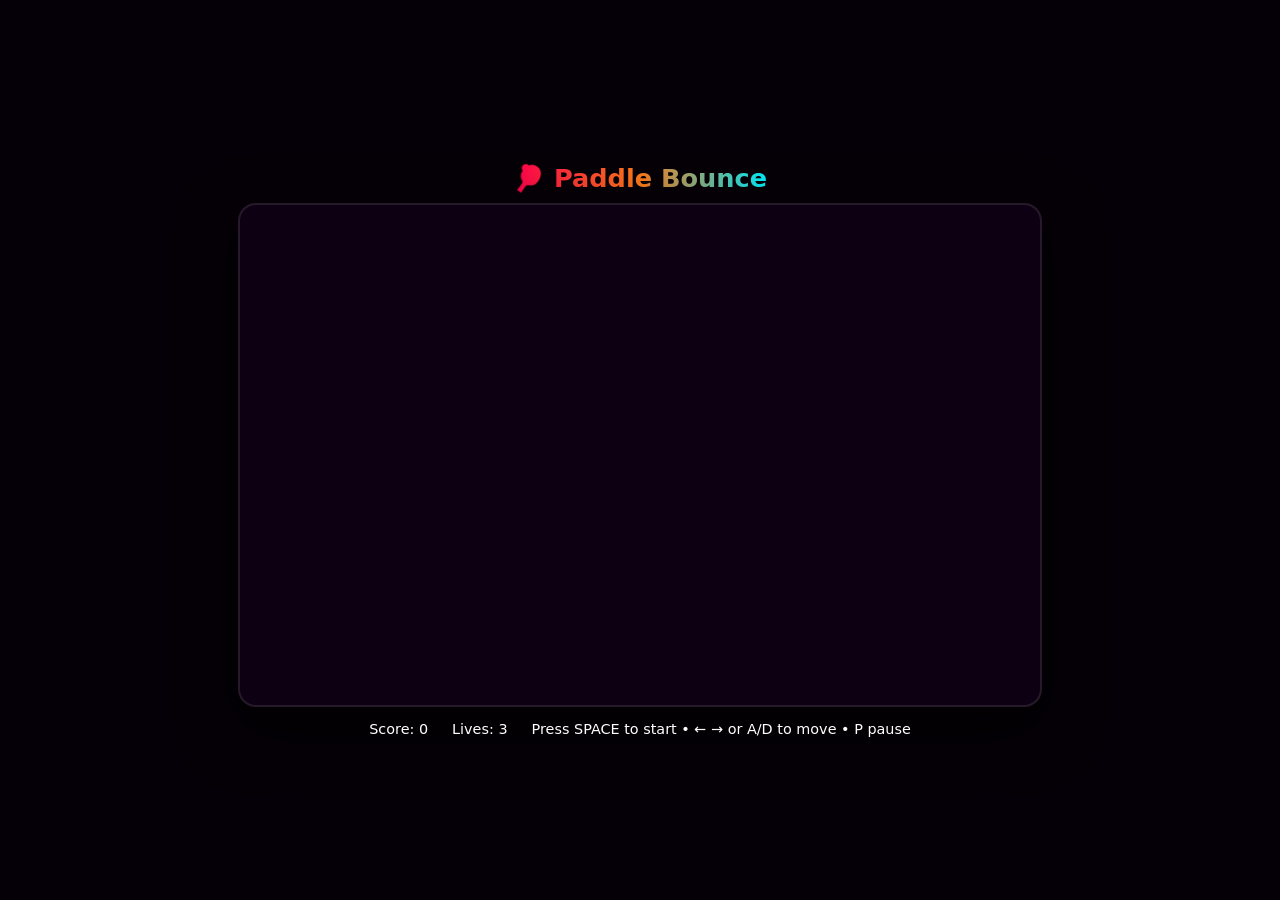
<file: games/pingpong/index.html>
<!DOCTYPE html>
<html lang="en">
<head>
  <meta charset="UTF-8" />
  <meta name="viewport" content="width=device-width,initial-scale=1" />
  <title>Paddle Bounce</title>
  <style>
    body{margin:0;font-family:Inter,system-ui;background:#050007;color:#fff;display:flex;flex-direction:column;align-items:center;justify-content:center;min-height:100vh}
    canvas{background:#0d0012;border:2px solid rgba(255,255,255,.1);border-radius:18px;box-shadow:0 20px 60px rgba(0,0,0,.7)}
    .hud{margin-top:14px;display:flex;gap:24px;font-size:.9rem;align-items:center;flex-wrap:wrap;justify-content:center}
    .overlay{position:fixed;inset:0;background:rgba(8,0,20,.8);backdrop-filter:blur(6px);display:none;align-items:center;justify-content:center;flex-direction:column;gap:16px;font-size:2rem;font-weight:800}
    .overlay.show{display:flex}
  </style>
</head>
<body>
  <h1 style="margin:0 0 10px;font-size:1.6rem;background:linear-gradient(90deg,#ff004d,#ff7a18,#00f0ff);-webkit-background-clip:text;background-clip:text;color:transparent">🏓 Paddle Bounce</h1>
  <canvas id="gameCanvas" width="800" height="500"></canvas>
  <div class="hud"><span id="score">Score: 0</span><span id="lives">Lives: 3</span><span id="status">Press SPACE to start • ← → or A/D to move • P pause</span></div>
  <div id="overlay" class="overlay" aria-hidden="true"></div>
  <script>
    const canvas=document.getElementById('gameCanvas');
    const ctx=canvas.getContext('2d');
    const scoreEl=document.getElementById('score');
    const livesEl=document.getElementById('lives');
    const statusEl=document.getElementById('status');
    const overlay=document.getElementById('overlay');
    const paddle={x:canvas.width/2-60,y:canvas.height-26,w:120,h:16,speed:9};
    const ball={x:canvas.width/2,y:canvas.height/2,r:10,vx:5,vy:-5,max:12};
    let score=0,lives=3,running=false,paused=false,keys={};
    const AudioCtx=window.AudioContext||window.webkitAudioContext;const audioCtx=new AudioCtx();
    function fx(freq=440,type='sine',dur=.12,vol=.15){const o=audioCtx.createOscillator();const g=audioCtx.createGain();o.type=type;o.frequency.value=freq;o.connect(g);g.connect(audioCtx.destination);g.gain.value=vol;o.start();o.stop(audioCtx.currentTime+dur);}    
    document.addEventListener('keydown',e=>{keys[e.key]=true;if(e.key===' '&&!running&&!paused){running=true;statusEl.textContent='Playing...';fx(520,'square',.15,.2);} if((e.key==='p'||e.key==='P')&&running){togglePause();} if((e.key==='r'||e.key==='R')&&lives<=0){restart();}});
    document.addEventListener('keyup',e=>{keys[e.key]=false;});
    function restart(){score=0;lives=3;ball.x=canvas.width/2;ball.y=canvas.height/2;ball.vx=5;ball.vy=-5;running=true;paused=false;overlay.classList.remove('show');statusEl.textContent='Playing...';fx(600,'triangle',.15,.25);}
    function togglePause(){paused=!paused;if(paused){overlay.innerHTML='<div>PAUSED</div><div style="font-size:1rem">Press P to resume</div>';overlay.classList.add('show');}else{overlay.classList.remove('show');fx(700,'sine',.07,.18);} }
    function update(){if((keys['ArrowLeft']||keys['a']||keys['A'])&&paddle.x>0)paddle.x-=paddle.speed;if((keys['ArrowRight']||keys['d']||keys['D'])&&paddle.x<canvas.width-paddle.w)paddle.x+=paddle.speed;ball.x+=ball.vx;ball.y+=ball.vy;if(ball.y-ball.r<0){ball.vy=-ball.vy;fx(400,'sine',.05,.12);} if(ball.x-ball.r<0||ball.x+ball.r>canvas.width){ball.vx=-ball.vx;fx(380,'sine',.05,.12);} if(ball.y+ball.r>=paddle.y&&ball.x>paddle.x&&ball.x<paddle.x+paddle.w){ball.vy=-Math.abs(ball.vy);const hit=(ball.x-(paddle.x+paddle.w/2))/(paddle.w/2);ball.vx+=hit*2;ball.vx=Math.max(Math.min(ball.vx,ball.max),-ball.max);ball.vy=Math.max(Math.min(ball.vy*1.05,-3),-ball.max);score++;updateHUD();fx(520+Math.min(score*3,160),'square',.08,.2);} if(ball.y-ball.r>canvas.height){lives--;updateHUD();resetBall();fx(180,'sawtooth',.25,.25);if(lives<=0)endGame();} }
    function draw(){ctx.fillStyle='#050007';ctx.fillRect(0,0,canvas.width,canvas.height);ctx.fillStyle='#181024';ctx.fillRect(0,0,canvas.width,12);ctx.fillRect(0,0,12,canvas.height);ctx.fillRect(canvas.width-12,0,12,canvas.height);ctx.fillStyle='#ff004d';ctx.shadowBlur=18;ctx.shadowColor='#ff004d';ctx.fillRect(paddle.x,paddle.y,paddle.w,paddle.h);ctx.shadowBlur=0;ctx.beginPath();ctx.arc(ball.x,ball.y,ball.r,0,Math.PI*2);ctx.fillStyle='#00f0ff';ctx.fill();}
    function resetBall(){ball.x=canvas.width/2;ball.y=canvas.height/2;ball.vx=5*(Math.random()>0.5?1:-1);ball.vy=-5;}
    function updateHUD(){scoreEl.textContent='Score: '+score;livesEl.textContent='Lives: '+lives;}
    function endGame(){running=false;fx(140,'sawtooth',.35,.25);overlay.innerHTML=`<div>GAME OVER</div><div style='font-size:1rem'>Score: ${score}</div><button id='restartBtn' style='padding:10px 18px;border-radius:12px;border:0;font-weight:700;cursor:pointer;background:linear-gradient(135deg,#ff004d,#ff7a18);color:#050007'>Restart (R)</button>`;overlay.classList.add('show');document.getElementById('restartBtn').addEventListener('click',restart);try{window.parent.postMessage({type:'game_over',gameId:'pingpong',result:'lost',score},'*');}catch(e){}}
    function loop(){if(!running||paused){requestAnimationFrame(loop);return;}update();draw();requestAnimationFrame(loop);}updateHUD();loop();
  </script>
</body>
</html>
</file>
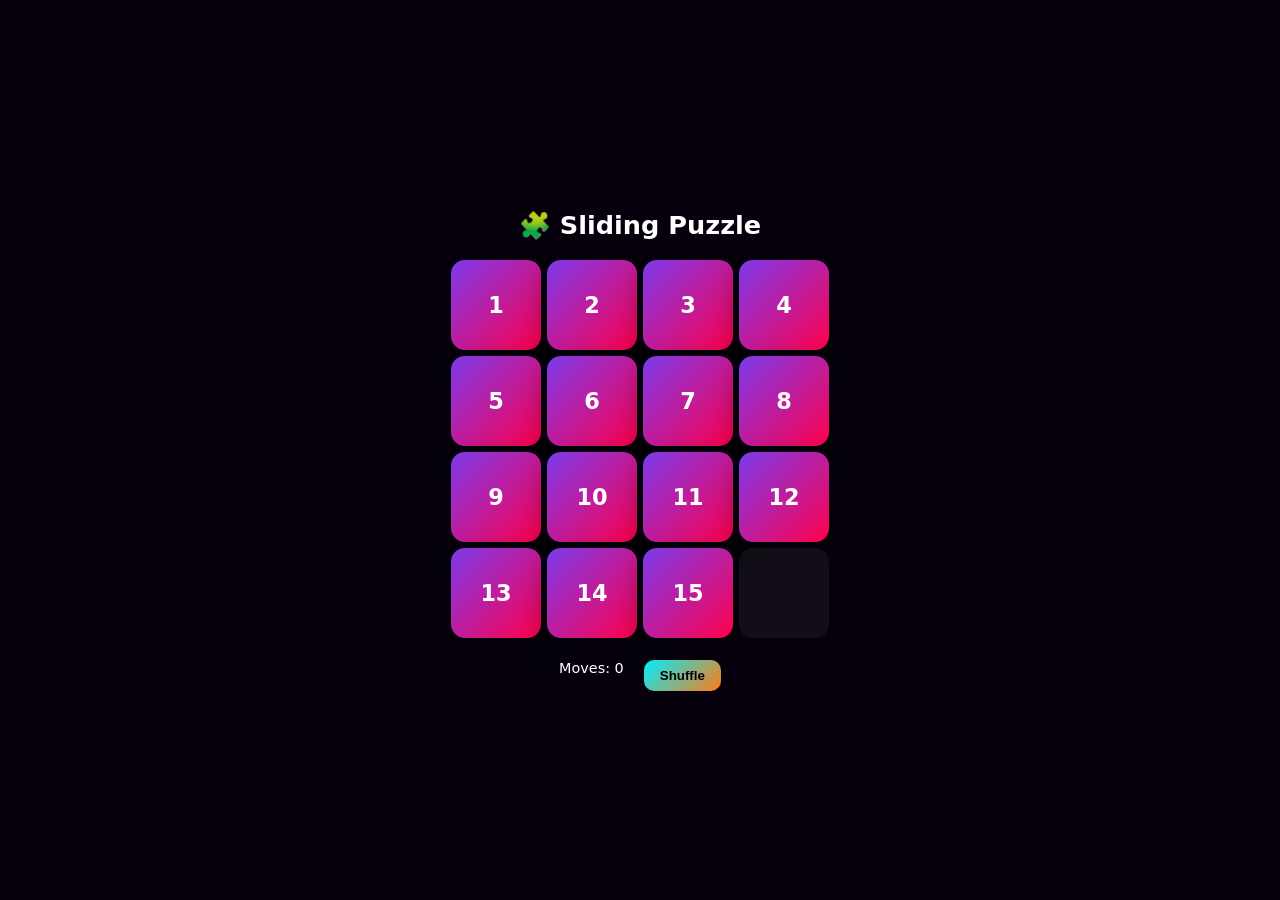
<file: games/puzzle/index.html>
<!DOCTYPE html>
<html lang="en">
<head>
<meta charset="UTF-8" />
<meta name="viewport" content="width=device-width,initial-scale=1" />
<title>Sliding Puzzle</title>
<style>
 body{margin:0;font-family:Inter,system-ui;background:#06000c;color:#fff;display:flex;flex-direction:column;align-items:center;justify-content:center;min-height:100vh}
 #board{display:grid;grid-template-columns:repeat(4,90px);grid-template-rows:repeat(4,90px);gap:6px;margin:10px auto}
 .tile{display:flex;align-items:center;justify-content:center;font-weight:700;font-size:1.4rem;background:linear-gradient(135deg,#7c3aed,#ff004d);border-radius:14px;cursor:pointer;box-shadow:0 12px 30px rgba(0,0,0,.4);transition:transform .2s}
 .tile:hover{transform:translateY(-4px)}
 .empty{background:rgba(255,255,255,.05);box-shadow:none;cursor:default}
 .hud{margin-top:12px;display:flex;gap:20px;font-size:.9rem}
 .btn{padding:8px 16px;border-radius:10px;border:0;background:linear-gradient(135deg,#00f0ff,#ff7a18);color:#050007;font-weight:700;cursor:pointer}
 #overlay{position:fixed;inset:0;background:rgba(10,0,20,.8);backdrop-filter:blur(6px);display:none;align-items:center;justify-content:center;flex-direction:column;gap:16px;font-size:2rem;font-weight:800}
 #overlay.show{display:flex}
</style>
</head>
<body>
 <h1 style="margin:0 0 10px;font-size:1.6rem">🧩 Sliding Puzzle</h1>
 <div id="board"></div>
 <div class="hud"><span id="moves">Moves: 0</span><button class="btn" id="shuffle">Shuffle</button></div>
 <div id="overlay"></div>
 <script>
 const board=document.getElementById('board'); let tiles=[]; let emptyIndex=15; let moves=0; const overlay=document.getElementById('overlay');
 function init(){ tiles=[]; for(let i=1;i<=15;i++){ tiles.push(i); } tiles.push(null); render(); }
 function render(){ board.innerHTML=''; tiles.forEach((val,i)=>{ const div=document.createElement('div'); div.className='tile'+(val===null?' empty':''); div.dataset.index=i; if(val) div.textContent=val; board.appendChild(div); }); }
 function pos(i){ return {r:Math.floor(i/4),c:i%4}; }
 function canMove(i){ const e=pos(emptyIndex), t=pos(i); return (Math.abs(e.r-t.r)+Math.abs(e.c-t.c))===1; }
 board.addEventListener('click',e=>{const tile=e.target.closest('.tile'); if(!tile) return; const idx=+tile.dataset.index; if(tiles[idx]===null) return; if(canMove(idx)){ tiles[emptyIndex]=tiles[idx]; tiles[idx]=null; emptyIndex=idx; moves++; document.getElementById('moves').textContent='Moves: '+moves; render(); check(); }});
 function shuffle(){ // simple fisher-yates ensuring solvable parity
 let arr=[...Array(15).keys()].map(x=>x+1); arr.push(null); do{ for(let i=arr.length-1;i>0;i--){ const j=Math.floor(Math.random()*(i+1)); [arr[i],arr[j]]=[arr[j],arr[i]]; } }while(!solvable(arr)); tiles=arr; emptyIndex=tiles.indexOf(null); moves=0; document.getElementById('moves').textContent='Moves: 0'; render(); }
 function solvable(a){ // count inversions
 const list=a.filter(v=>v); let inv=0; for(let i=0;i<list.length;i++){ for(let j=i+1;j<list.length;j++){ if(list[i]>list[j]) inv++; } } const rowFromBottom=4-Math.floor(a.indexOf(null)/4); return (rowFromBottom%2===0) === (inv%2===1); }
 function check(){ for(let i=0;i<15;i++){ if(tiles[i]!==i+1) return; } end(); }
 function end(){ overlay.innerHTML=`<div>PUZZLE SOLVED</div><div style='font-size:1rem'>Moves ${moves}</div>`; overlay.classList.add('show'); try{ window.parent.postMessage({type:'game_over',gameId:'puzzle',result:'won',score:moves},'*'); }catch(e){} }
 document.getElementById('shuffle').addEventListener('click',shuffle); init();
 </script>
</body>
</html>
</file>
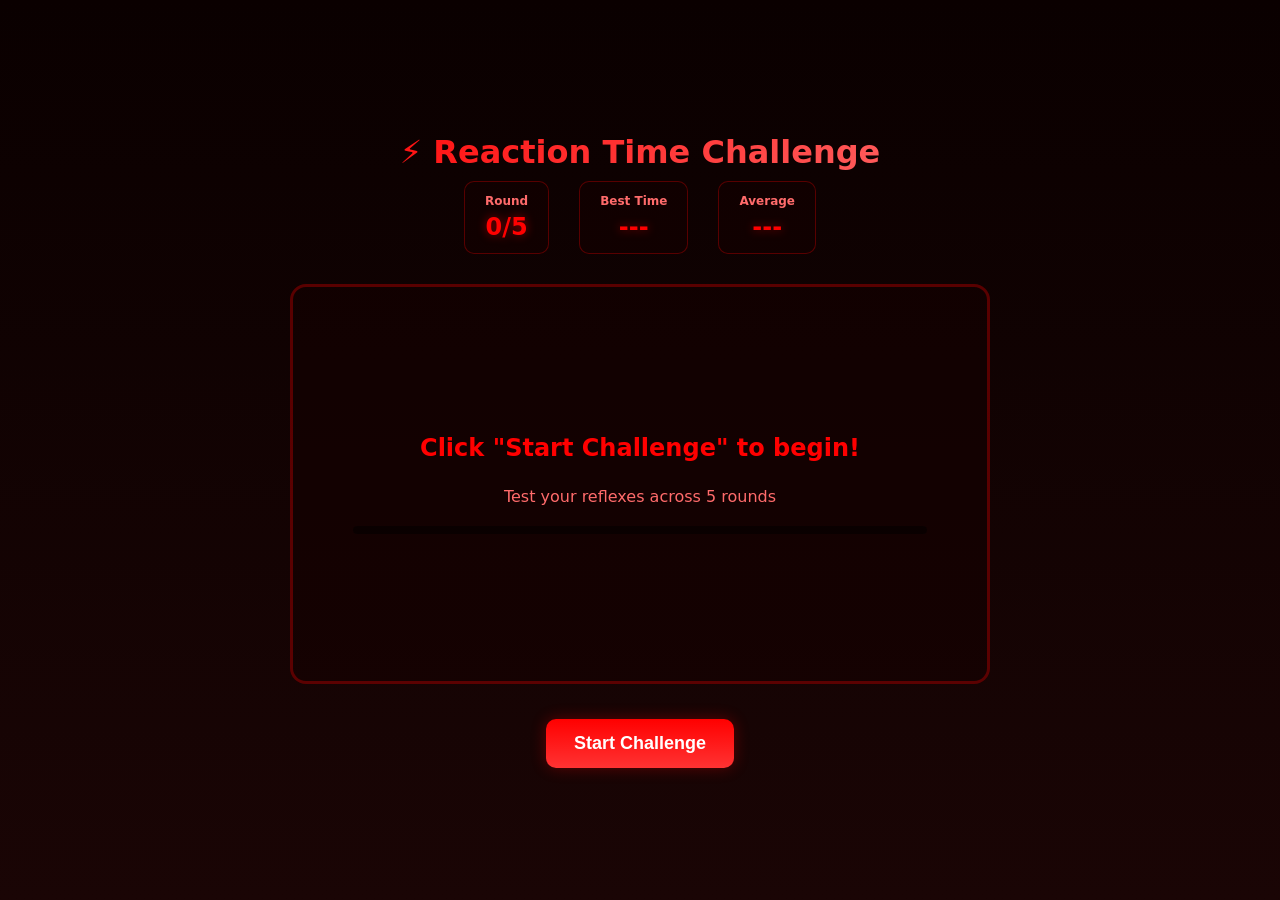
<file: games/reactiontime/index.html>
<!DOCTYPE html>
<html lang="en">
<head>
  <meta charset="UTF-8">
  <meta name="viewport" content="width=device-width, initial-scale=1.0">
  <title>Reaction Time Challenge</title>
  <style>
    * {
      margin: 0;
      padding: 0;
      box-sizing: border-box;
    }

    body {
      background: linear-gradient(180deg, #0a0000, #1a0505);
      display: flex;
      flex-direction: column;
      justify-content: center;
      align-items: center;
      min-height: 100vh;
      font-family: 'Inter', system-ui, sans-serif;
      color: #ffebeb;
      padding: 20px;
    }

    .game-container {
      text-align: center;
      max-width: 700px;
      width: 100%;
    }

    h1 {
      font-size: 32px;
      font-weight: 800;
      margin-bottom: 10px;
      background: linear-gradient(135deg, #ff0000, #ff6b6b);
      -webkit-background-clip: text;
      -webkit-text-fill-color: transparent;
      background-clip: text;
    }

    .stats-bar {
      display: flex;
      justify-content: center;
      gap: 30px;
      margin-bottom: 30px;
      font-size: 16px;
      font-weight: 600;
    }

    .stat {
      background: rgba(20, 0, 0, 0.5);
      padding: 12px 20px;
      border-radius: 10px;
      border: 1px solid rgba(255, 0, 0, 0.3);
    }

    .stat-label {
      color: #ff6b6b;
      font-size: 12px;
      margin-bottom: 5px;
    }

    .stat-value {
      color: #ff0000;
      font-size: 24px;
      font-weight: 900;
      text-shadow: 0 0 10px rgba(255, 0, 0, 0.5);
    }

    .game-area {
      background: rgba(20, 0, 0, 0.5);
      border: 3px solid rgba(255, 0, 0, 0.3);
      border-radius: 16px;
      padding: 60px;
      margin-bottom: 20px;
      min-height: 400px;
      display: flex;
      flex-direction: column;
      justify-content: center;
      align-items: center;
      cursor: pointer;
      transition: all 0.3s ease;
      position: relative;
    }

    .game-area.waiting {
      background: rgba(255, 0, 0, 0.1);
      border-color: rgba(255, 0, 0, 0.5);
    }

    .game-area.ready {
      background: rgba(0, 255, 0, 0.1);
      border-color: rgba(0, 255, 0, 0.5);
      animation: pulse 0.5s infinite;
    }

    @keyframes pulse {
      0%, 100% { box-shadow: 0 0 20px rgba(0, 255, 0, 0.3); }
      50% { box-shadow: 0 0 40px rgba(0, 255, 0, 0.6); }
    }

    .game-area.too-early {
      background: rgba(255, 0, 0, 0.3);
      border-color: rgba(255, 0, 0, 0.8);
    }

    .instruction {
      font-size: 24px;
      font-weight: 700;
      margin-bottom: 15px;
      color: #ff0000;
    }

    .game-area.ready .instruction {
      color: #00ff00;
      font-size: 32px;
      animation: glow 0.5s infinite;
    }

    @keyframes glow {
      0%, 100% { text-shadow: 0 0 20px rgba(0, 255, 0, 0.5); }
      50% { text-shadow: 0 0 40px rgba(0, 255, 0, 1); }
    }

    .detail {
      font-size: 16px;
      color: #ff6b6b;
      margin-top: 10px;
    }

    .progress-bar {
      width: 100%;
      height: 8px;
      background: rgba(0, 0, 0, 0.5);
      border-radius: 4px;
      overflow: hidden;
      margin-top: 20px;
    }

    .progress-fill {
      height: 100%;
      background: linear-gradient(90deg, #ff0000, #ff6b6b);
      width: 0%;
      transition: width 0.3s ease;
      box-shadow: 0 0 10px rgba(255, 0, 0, 0.5);
    }

    .btn {
      margin-top: 15px;
      padding: 14px 28px;
      background: linear-gradient(180deg, #ff0000, #ff3333);
      color: #fff;
      border: none;
      border-radius: 10px;
      font-weight: 800;
      cursor: pointer;
      font-size: 18px;
      box-shadow: 0 0 15px rgba(255, 0, 0, 0.3);
      transition: all 0.3s ease;
    }

    .btn:hover {
      transform: translateY(-2px);
      box-shadow: 0 0 25px rgba(255, 0, 0, 0.6);
    }

    .results {
      margin-top: 20px;
      display: none;
    }

    .results.show {
      display: block;
    }

    .result-item {
      background: rgba(20, 0, 0, 0.5);
      padding: 10px;
      margin: 5px 0;
      border-radius: 8px;
      border: 1px solid rgba(255, 0, 0, 0.2);
      display: flex;
      justify-content: space-between;
      align-items: center;
    }

    .result-item.best {
      border-color: #00ff00;
      background: rgba(0, 255, 0, 0.1);
    }

    .game-over-screen {
      position: fixed;
      top: 50%;
      left: 50%;
      transform: translate(-50%, -50%);
      background: rgba(20, 0, 0, 0.98);
      padding: 40px;
      border-radius: 16px;
      border: 2px solid rgba(255, 0, 0, 0.5);
      text-align: center;
      display: none;
      box-shadow: 0 0 60px rgba(255, 0, 0, 0.5);
      z-index: 1000;
      min-width: 350px;
    }

    .game-over-screen.show {
      display: block;
    }

    .game-over-screen h2 {
      font-size: 32px;
      margin-bottom: 20px;
      color: #ff0000;
    }

    .game-over-screen .stat-summary {
      margin: 15px 0;
      font-size: 18px;
      color: #ff6b6b;
    }

    .game-over-screen .stat-summary strong {
      color: #ff0000;
      font-size: 24px;
    }
  </style>
</head>
<body>
  <div class="game-container">
    <h1>⚡ Reaction Time Challenge</h1>
    
    <div class="stats-bar">
      <div class="stat">
        <div class="stat-label">Round</div>
        <div class="stat-value" id="round">0/5</div>
      </div>
      <div class="stat">
        <div class="stat-label">Best Time</div>
        <div class="stat-value" id="bestTime">---</div>
      </div>
      <div class="stat">
        <div class="stat-label">Average</div>
        <div class="stat-value" id="avgTime">---</div>
      </div>
    </div>

    <div class="game-area" id="gameArea">
      <div class="instruction" id="instruction">Click "Start Challenge" to begin!</div>
      <div class="detail" id="detail">Test your reflexes across 5 rounds</div>
      <div class="progress-bar">
        <div class="progress-fill" id="progressFill"></div>
      </div>
    </div>

    <button class="btn" id="startBtn">Start Challenge</button>

    <div class="results" id="results">
      <h3 style="color: #ff0000; margin-bottom: 10px;">Your Attempts:</h3>
      <div id="resultsList"></div>
    </div>
  </div>

  <div class="game-over-screen" id="gameOverScreen">
    <h2>Challenge Complete! 🎉</h2>
    <div class="stat-summary">
      Best Time: <strong id="finalBest">---</strong>
    </div>
    <div class="stat-summary">
      Average Time: <strong id="finalAvg">---</strong>
    </div>
    <div class="stat-summary">
      Total Score: <strong id="finalScore">---</strong>
    </div>
    <button class="btn" id="restartBtn">Try Again</button>
  </div>

  <script>
    const gameArea = document.getElementById('gameArea');
    const instruction = document.getElementById('instruction');
    const detail = document.getElementById('detail');
    const startBtn = document.getElementById('startBtn');
    const restartBtn = document.getElementById('restartBtn');
    const roundEl = document.getElementById('round');
    const bestTimeEl = document.getElementById('bestTime');
    const avgTimeEl = document.getElementById('avgTime');
    const progressFill = document.getElementById('progressFill');
    const resultsDiv = document.getElementById('results');
    const resultsList = document.getElementById('resultsList');
    const gameOverScreen = document.getElementById('gameOverScreen');

    let gameState = 'idle'; // idle, waiting, ready
    let startTime = 0;
    let timeout = null;
    let currentRound = 0;
    let maxRounds = 5;
    let attempts = [];

    startBtn.addEventListener('click', startChallenge);
    restartBtn.addEventListener('click', resetChallenge);
    gameArea.addEventListener('click', handleClick);

    function startChallenge() {
      startBtn.style.display = 'none';
      currentRound = 0;
      attempts = [];
      resultsDiv.classList.remove('show');
      resultsList.innerHTML = '';
      bestTimeEl.textContent = '---';
      avgTimeEl.textContent = '---';
      startRound();
    }

    function startRound() {
      currentRound++;
      roundEl.textContent = `${currentRound}/${maxRounds}`;
      progressFill.style.width = `${(currentRound / maxRounds) * 100}%`;
      
      gameState = 'waiting';
      gameArea.className = 'game-area waiting';
      instruction.textContent = 'Wait for green...';
      detail.textContent = "Don't click yet!";
      
      // Random delay between 2-5 seconds
      const delay = Math.random() * 3000 + 2000;
      timeout = setTimeout(() => {
        gameState = 'ready';
        gameArea.className = 'game-area ready';
        instruction.textContent = 'CLICK NOW!';
        detail.textContent = 'Click as fast as you can!';
        startTime = Date.now();
      }, delay);
    }

    function handleClick() {
      if (gameState === 'idle') return;
      
      if (gameState === 'waiting') {
        // Clicked too early
        clearTimeout(timeout);
        gameState = 'idle';
        gameArea.className = 'game-area too-early';
        instruction.textContent = 'Too Early!';
        detail.textContent = 'Wait for the green signal';
        
        setTimeout(() => {
          startRound();
        }, 1500);
        return;
      }
      
      if (gameState === 'ready') {
        // Calculate reaction time
        const reactionTime = Date.now() - startTime;
        attempts.push(reactionTime);
        
        gameState = 'idle';
        gameArea.className = 'game-area';
        instruction.textContent = `${reactionTime}ms`;
        detail.textContent = getReactionFeedback(reactionTime);
        
        updateStats();
        addResultToList(currentRound, reactionTime);
        resultsDiv.classList.add('show');
        
        if (currentRound < maxRounds) {
          setTimeout(() => {
            startRound();
          }, 1500);
        } else {
          setTimeout(() => {
            endChallenge();
          }, 1500);
        }
      }
    }

    function getReactionFeedback(time) {
      if (time < 200) return '🔥 Lightning Fast!';
      if (time < 300) return '⚡ Excellent!';
      if (time < 400) return '👍 Great!';
      if (time < 500) return '✓ Good!';
      return '🐢 Keep practicing!';
    }

    function updateStats() {
      const best = Math.min(...attempts);
      const avg = Math.round(attempts.reduce((a, b) => a + b, 0) / attempts.length);
      
      bestTimeEl.textContent = `${best}ms`;
      avgTimeEl.textContent = `${avg}ms`;
    }

    function addResultToList(round, time) {
      const isBest = time === Math.min(...attempts);
      const item = document.createElement('div');
      item.className = `result-item ${isBest ? 'best' : ''}`;
      item.innerHTML = `
        <span>Round ${round}</span>
        <span style="color: ${isBest ? '#00ff00' : '#ff0000'}; font-weight: 800;">
          ${time}ms ${isBest ? '⭐' : ''}
        </span>
      `;
      resultsList.appendChild(item);
    }

    function endChallenge() {
      const best = Math.min(...attempts);
      const avg = Math.round(attempts.reduce((a, b) => a + b, 0) / attempts.length);
      
      // Calculate score (lower is better, so invert it)
      const score = Math.round(10000 / avg);
      
      document.getElementById('finalBest').textContent = `${best}ms`;
      document.getElementById('finalAvg').textContent = `${avg}ms`;
      document.getElementById('finalScore').textContent = score;
      
      gameOverScreen.classList.add('show');
      
      // Send to parent
      try {
        window.parent.postMessage({
          type: 'game_over',
          gameId: 'reactiontime',
          result: avg < 350 ? 'won' : 'lost',
          score: score,
          stats: {
            bestTime: best,
            avgTime: avg,
            attempts: attempts
          }
        }, '*');
      } catch (e) {
        console.log('Could not send message to parent');
      }
    }

    function resetChallenge() {
      gameOverScreen.classList.remove('show');
      gameArea.className = 'game-area';
      instruction.textContent = 'Ready for another round?';
      detail.textContent = 'Click "Start Challenge" when ready!';
      startBtn.style.display = 'inline-block';
      progressFill.style.width = '0%';
      roundEl.textContent = '0/5';
    }
  </script>
</body>
</html>
</file>
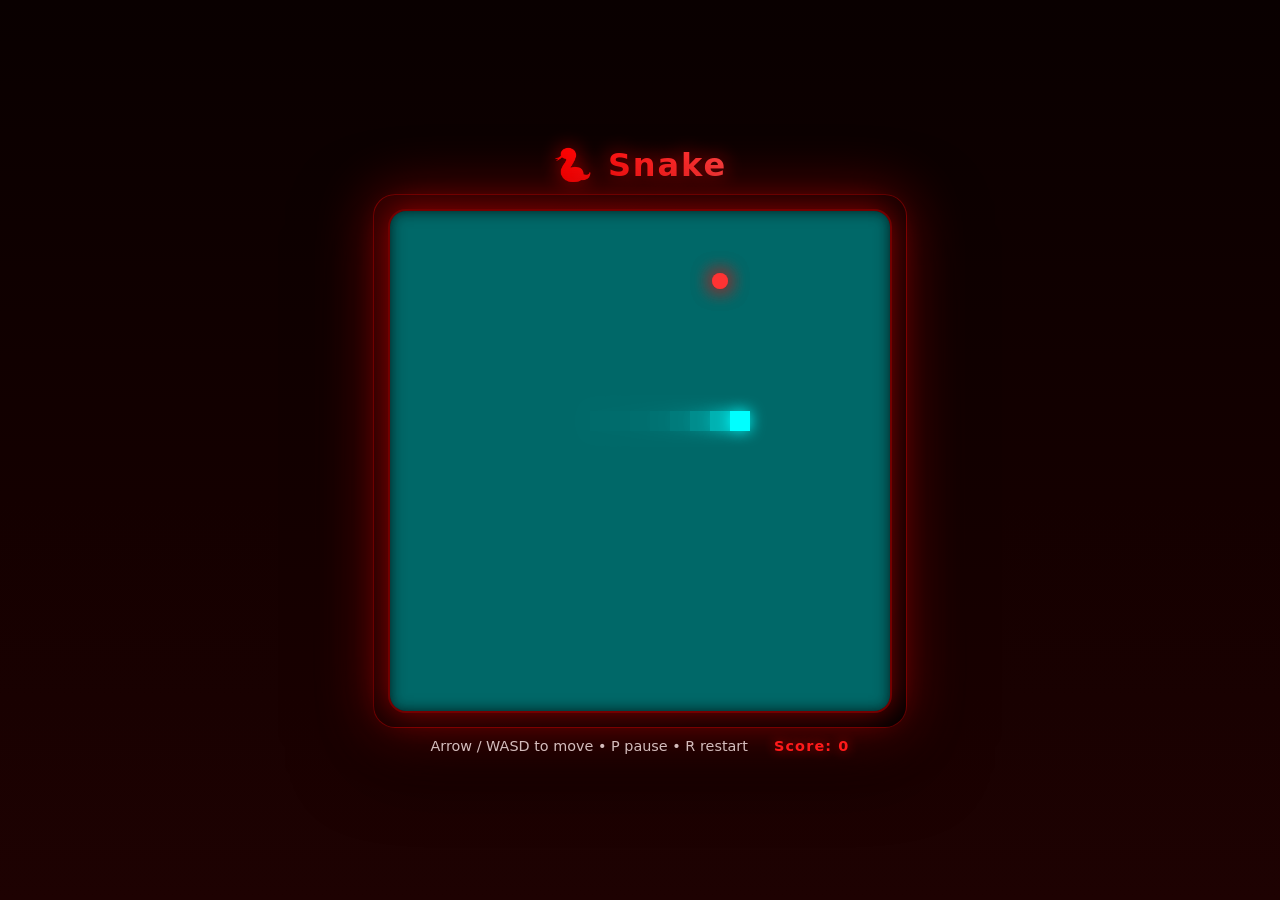
<file: games/snake/index.html>
<!DOCTYPE html>
<html lang="en">
<head>
  <meta charset="UTF-8" />
  <meta name="viewport" content="width=device-width, initial-scale=1.0" />
  <title>Crazy Snake Game</title>
  <link rel="stylesheet" href="snakestyle.css" />
</head>
<body>
  <h1 class="title">🐍 Snake</h1>
  <div class="game-container">
    <canvas id="gameCanvas" width="500" height="500"></canvas>
  </div>
  <div class="panel">
    <div class="info">Arrow / WASD to move • P pause • R restart</div>
    <div id="score" class="score">Score: 0</div>
  </div>
  <div id="overlay" class="overlay" aria-hidden="true"></div>

  <script src="snakejava.js"></script>
</body>
</html>
</file>
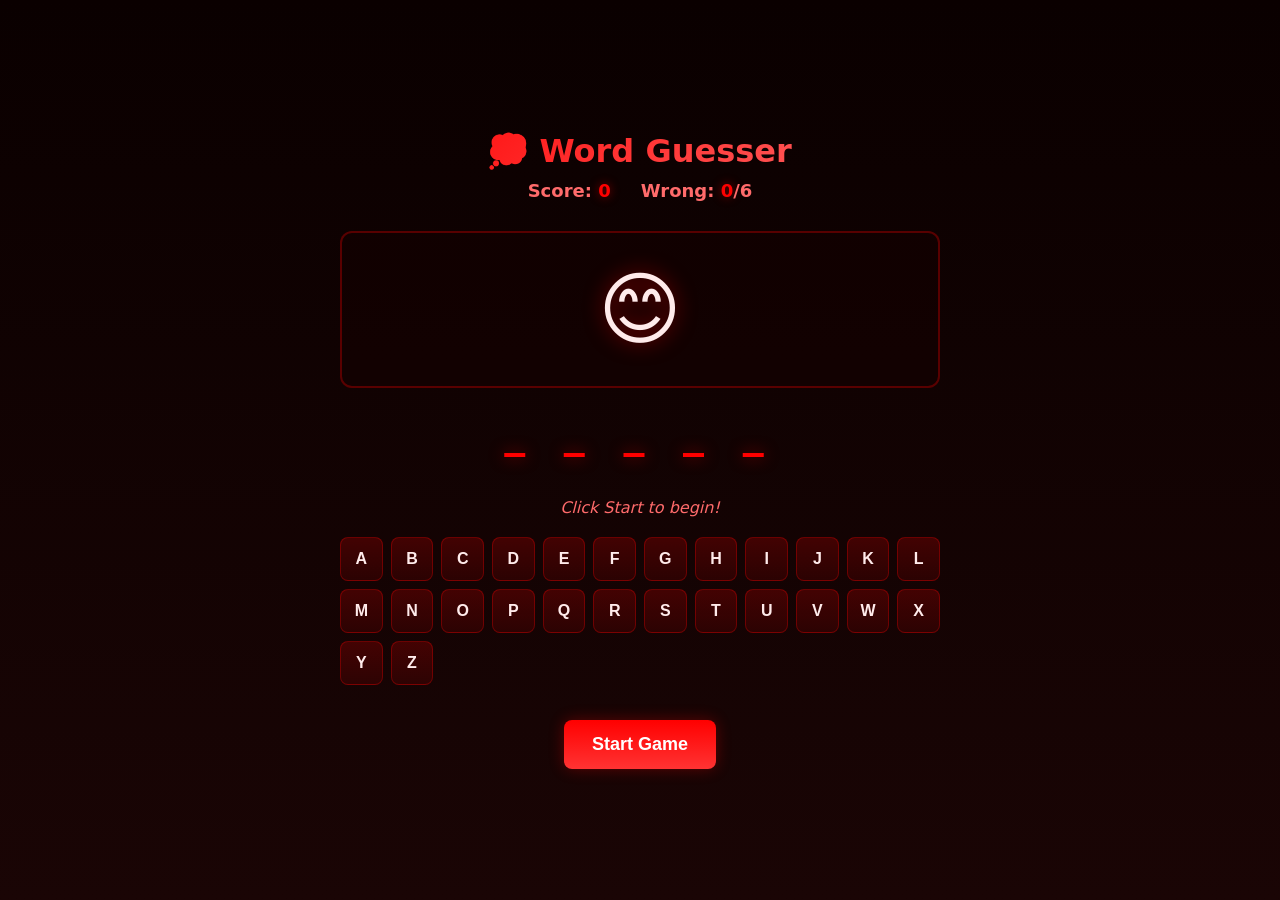
<file: games/wordguesser/index.html>
<!DOCTYPE html>
<html lang="en">
<head>
  <meta charset="UTF-8">
  <meta name="viewport" content="width=device-width, initial-scale=1.0">
  <title>Word Guesser</title>
  <style>
    * {
      margin: 0;
      padding: 0;
      box-sizing: border-box;
    }

    body {
      background: linear-gradient(180deg, #0a0000, #1a0505);
      display: flex;
      flex-direction: column;
      justify-content: center;
      align-items: center;
      min-height: 100vh;
      font-family: 'Inter', system-ui, sans-serif;
      color: #ffebeb;
      padding: 20px;
    }

    .game-container {
      text-align: center;
      max-width: 600px;
      width: 100%;
    }

    h1 {
      font-size: 32px;
      font-weight: 800;
      margin-bottom: 10px;
      background: linear-gradient(135deg, #ff0000, #ff6b6b);
      -webkit-background-clip: text;
      -webkit-text-fill-color: transparent;
      background-clip: text;
    }

    .stats {
      display: flex;
      justify-content: center;
      gap: 30px;
      margin-bottom: 30px;
      font-size: 18px;
      font-weight: 700;
    }

    .stat-item {
      color: #ff6b6b;
    }

    .stat-value {
      color: #ff0000;
      text-shadow: 0 0 10px rgba(255, 0, 0, 0.5);
    }

    .hangman-display {
      background: rgba(20, 0, 0, 0.5);
      border: 2px solid rgba(255, 0, 0, 0.3);
      border-radius: 12px;
      padding: 30px;
      margin-bottom: 20px;
      min-height: 150px;
      display: flex;
      align-items: center;
      justify-content: center;
    }

    .hangman-art {
      font-size: 80px;
      filter: drop-shadow(0 0 10px rgba(255, 0, 0, 0.5));
    }

    .word-display {
      font-size: 42px;
      font-weight: 900;
      letter-spacing: 12px;
      margin-bottom: 30px;
      color: #ff0000;
      text-shadow: 0 0 15px rgba(255, 0, 0, 0.5);
      min-height: 60px;
    }

    .hint {
      font-size: 16px;
      color: #ff6b6b;
      margin-bottom: 20px;
      font-style: italic;
    }

    .keyboard {
      display: grid;
      grid-template-columns: repeat(auto-fit, minmax(40px, 1fr));
      gap: 8px;
      margin-bottom: 20px;
      max-width: 600px;
    }

    .key {
      padding: 12px;
      background: linear-gradient(180deg, rgba(255, 0, 0, 0.2), rgba(255, 0, 0, 0.1));
      border: 1px solid rgba(255, 0, 0, 0.3);
      border-radius: 8px;
      color: #ffebeb;
      font-weight: 700;
      cursor: pointer;
      transition: all 0.3s ease;
      font-size: 16px;
    }

    .key:hover:not(.used) {
      background: linear-gradient(180deg, #ff0000, #ff3333);
      box-shadow: 0 0 15px rgba(255, 0, 0, 0.5);
      transform: translateY(-2px);
    }

    .key.used {
      opacity: 0.3;
      cursor: not-allowed;
      background: rgba(0, 0, 0, 0.5);
    }

    .key.correct {
      background: linear-gradient(180deg, #00ff00, #00cc00);
      color: #000;
    }

    .key.wrong {
      background: linear-gradient(180deg, #ff0000, #cc0000);
    }

    .btn {
      margin-top: 15px;
      padding: 14px 28px;
      background: linear-gradient(180deg, #ff0000, #ff3333);
      color: #fff;
      border: none;
      border-radius: 8px;
      font-weight: 800;
      cursor: pointer;
      font-size: 18px;
      box-shadow: 0 0 15px rgba(255, 0, 0, 0.3);
      transition: all 0.3s ease;
    }

    .btn:hover {
      transform: translateY(-2px);
      box-shadow: 0 0 25px rgba(255, 0, 0, 0.6);
    }

    .game-over-msg {
      position: fixed;
      top: 50%;
      left: 50%;
      transform: translate(-50%, -50%);
      background: rgba(20, 0, 0, 0.98);
      padding: 40px;
      border-radius: 16px;
      border: 2px solid rgba(255, 0, 0, 0.5);
      text-align: center;
      display: none;
      box-shadow: 0 0 60px rgba(255, 0, 0, 0.5);
      z-index: 1000;
      min-width: 300px;
    }

    .game-over-msg.show {
      display: block;
    }

    .game-over-msg h2 {
      font-size: 32px;
      margin-bottom: 15px;
      color: #ff0000;
    }

    .game-over-msg p {
      font-size: 18px;
      margin-bottom: 10px;
      color: #ff6b6b;
    }

    .word-reveal {
      font-size: 24px;
      font-weight: 800;
      color: #ff3333;
      margin: 15px 0;
    }
  </style>
</head>
<body>
  <div class="game-container">
    <h1>💭 Word Guesser</h1>
    
    <div class="stats">
      <div class="stat-item">
        Score: <span class="stat-value" id="score">0</span>
      </div>
      <div class="stat-item">
        Wrong: <span class="stat-value" id="wrongGuesses">0</span>/6
      </div>
    </div>

    <div class="hangman-display">
      <div class="hangman-art" id="hangmanArt">😊</div>
    </div>

    <div class="word-display" id="wordDisplay">_ _ _ _ _</div>
    
    <div class="hint" id="hint">Click Start to begin!</div>

    <div class="keyboard" id="keyboard"></div>

    <button class="btn" id="startBtn">Start Game</button>
  </div>

  <div class="game-over-msg" id="gameOverMsg">
    <h2 id="resultTitle">Game Over!</h2>
    <p id="resultText"></p>
    <p class="word-reveal" id="wordReveal"></p>
    <p>Score: <span id="finalScore">0</span></p>
    <button class="btn" id="restartBtn">Play Again</button>
  </div>

  <script>
    const words = [
      { word: 'JAVASCRIPT', hint: 'Programming language' },
      { word: 'PYTHON', hint: 'Snake programming language' },
      { word: 'COMPUTER', hint: 'Electronic device' },
      { word: 'KEYBOARD', hint: 'Input device' },
      { word: 'DEVELOPER', hint: 'Code creator' },
      { word: 'ALGORITHM', hint: 'Step-by-step procedure' },
      { word: 'DATABASE', hint: 'Data storage' },
      { word: 'NETWORK', hint: 'Connected systems' },
      { word: 'FUNCTION', hint: 'Reusable code block' },
      { word: 'VARIABLE', hint: 'Data container' },
      { word: 'INTERFACE', hint: 'Interaction point' },
      { word: 'FRAMEWORK', hint: 'Development structure' },
      { word: 'SECURITY', hint: 'Protection measure' },
      { word: 'ENCRYPTION', hint: 'Data encoding' },
      { word: 'BROWSER', hint: 'Web application' }
    ];

    const hangmanStages = ['😊', '😐', '😟', '😦', '😧', '😱', '💀'];

    let currentWord = '';
    let currentHint = '';
    let guessedLetters = [];
    let wrongGuesses = 0;
    let score = 0;
    let gameActive = false;

    const startBtn = document.getElementById('startBtn');
    const restartBtn = document.getElementById('restartBtn');
    const wordDisplayEl = document.getElementById('wordDisplay');
    const hintEl = document.getElementById('hint');
    const scoreEl = document.getElementById('score');
    const wrongGuessesEl = document.getElementById('wrongGuesses');
    const hangmanArtEl = document.getElementById('hangmanArt');
    const keyboardEl = document.getElementById('keyboard');
    const gameOverMsg = document.getElementById('gameOverMsg');

    // Create keyboard
    const letters = 'ABCDEFGHIJKLMNOPQRSTUVWXYZ'.split('');
    letters.forEach(letter => {
      const key = document.createElement('button');
      key.className = 'key';
      key.textContent = letter;
      key.dataset.letter = letter;
      key.addEventListener('click', () => handleGuess(letter));
      keyboardEl.appendChild(key);
    });

    // Physical keyboard support
    document.addEventListener('keydown', (e) => {
      if (!gameActive) return;
      const letter = e.key.toUpperCase();
      if (letters.includes(letter)) {
        handleGuess(letter);
      }
    });

    startBtn.addEventListener('click', startGame);
    restartBtn.addEventListener('click', () => {
      gameOverMsg.classList.remove('show');
      startGame();
    });

    function startGame() {
      gameActive = true;
      startBtn.style.display = 'none';
      wrongGuesses = 0;
      guessedLetters = [];
      
      // Pick random word
      const wordObj = words[Math.floor(Math.random() * words.length)];
      currentWord = wordObj.word;
      currentHint = wordObj.hint;
      
      updateDisplay();
      resetKeyboard();
      
      hintEl.textContent = `Hint: ${currentHint}`;
      hangmanArtEl.textContent = hangmanStages[0];
      wrongGuessesEl.textContent = wrongGuesses;
    }

    function handleGuess(letter) {
      if (!gameActive || guessedLetters.includes(letter)) return;
      
      guessedLetters.push(letter);
      const keyEl = document.querySelector(`[data-letter="${letter}"]`);
      
      if (currentWord.includes(letter)) {
        keyEl.classList.add('correct', 'used');
        score += 10;
        scoreEl.textContent = score;
        
        // Check if word is complete
        if (isWordComplete()) {
          winGame();
        }
      } else {
        keyEl.classList.add('wrong', 'used');
        wrongGuesses++;
        wrongGuessesEl.textContent = wrongGuesses;
        hangmanArtEl.textContent = hangmanStages[wrongGuesses];
        
        if (wrongGuesses >= 6) {
          loseGame();
        }
      }
      
      updateDisplay();
    }

    function updateDisplay() {
      const display = currentWord.split('').map(letter => 
        guessedLetters.includes(letter) ? letter : '_'
      ).join(' ');
      wordDisplayEl.textContent = display;
    }

    function isWordComplete() {
      return currentWord.split('').every(letter => guessedLetters.includes(letter));
    }

    function resetKeyboard() {
      document.querySelectorAll('.key').forEach(key => {
        key.classList.remove('used', 'correct', 'wrong');
      });
    }

    function winGame() {
      gameActive = false;
      score += 50; // Bonus for winning
      scoreEl.textContent = score;
      
      document.getElementById('resultTitle').textContent = '🎉 You Won!';
      document.getElementById('resultText').textContent = 'Congratulations! You guessed the word!';
      document.getElementById('wordReveal').textContent = currentWord;
      document.getElementById('finalScore').textContent = score;
      gameOverMsg.classList.add('show');

      sendGameOver('won');
    }

    function loseGame() {
      gameActive = false;
      
      document.getElementById('resultTitle').textContent = '💀 Game Over!';
      document.getElementById('resultText').textContent = 'The word was:';
      document.getElementById('wordReveal').textContent = currentWord;
      document.getElementById('finalScore').textContent = score;
      gameOverMsg.classList.add('show');

      sendGameOver('lost');
    }

    function sendGameOver(result) {
      try {
        window.parent.postMessage({
          type: 'game_over',
          gameId: 'wordguesser',
          result: result,
          score: score
        }, '*');
      } catch (e) {
        console.log('Could not send message to parent');
      }
    }
  </script>
</body>
</html>
</file>
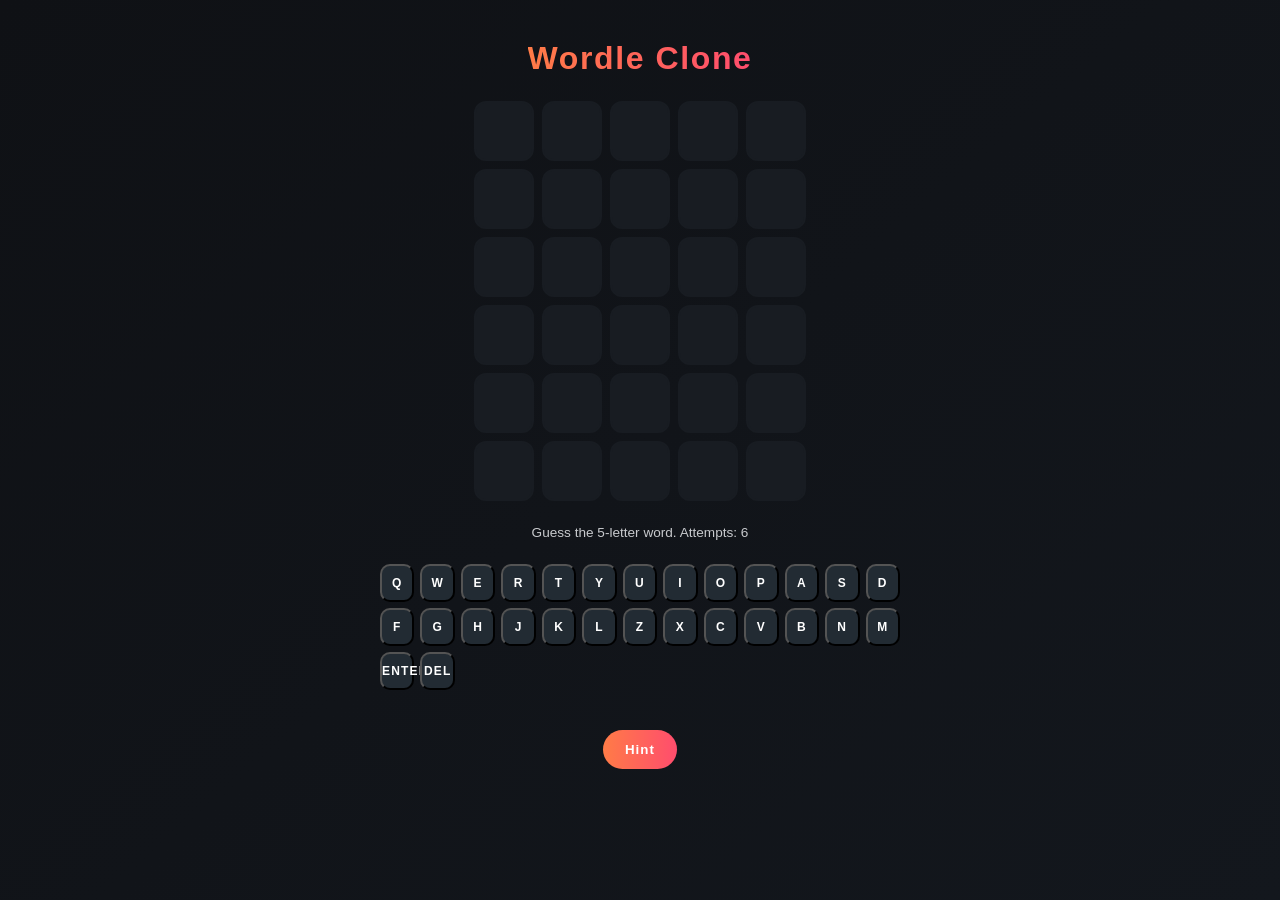
<file: games/wordle/index.html>
<!DOCTYPE html>
<html lang="en">
<head>
<meta charset="UTF-8" />
<meta name="viewport" content="width=device-width,initial-scale=1" />
<title>Wordle Clone</title>
<link rel="stylesheet" href="style.css" />
</head>
<body>
  <main class="shell">
    <h1 class="title">Wordle Clone</h1>
    <div id="board" class="board" aria-label="Word Grid"></div>
    <div class="status" id="status">Guess the 5-letter word. Attempts: <span id="attemptsLeft">6</span></div>
    <div class="kb" id="keyboard"></div>
    <div class="actions" style="margin-top:1rem;display:flex;gap:.75rem;flex-wrap:wrap;">
      <button id="hintBtn" class="restart" type="button" aria-label="Get a hint about the word">Hint</button>
      <button id="restart" class="restart" hidden>Play Again</button>
    </div>
  </main>
  <script src="wordle.js" type="module"></script>
</body>
</html>
</file>
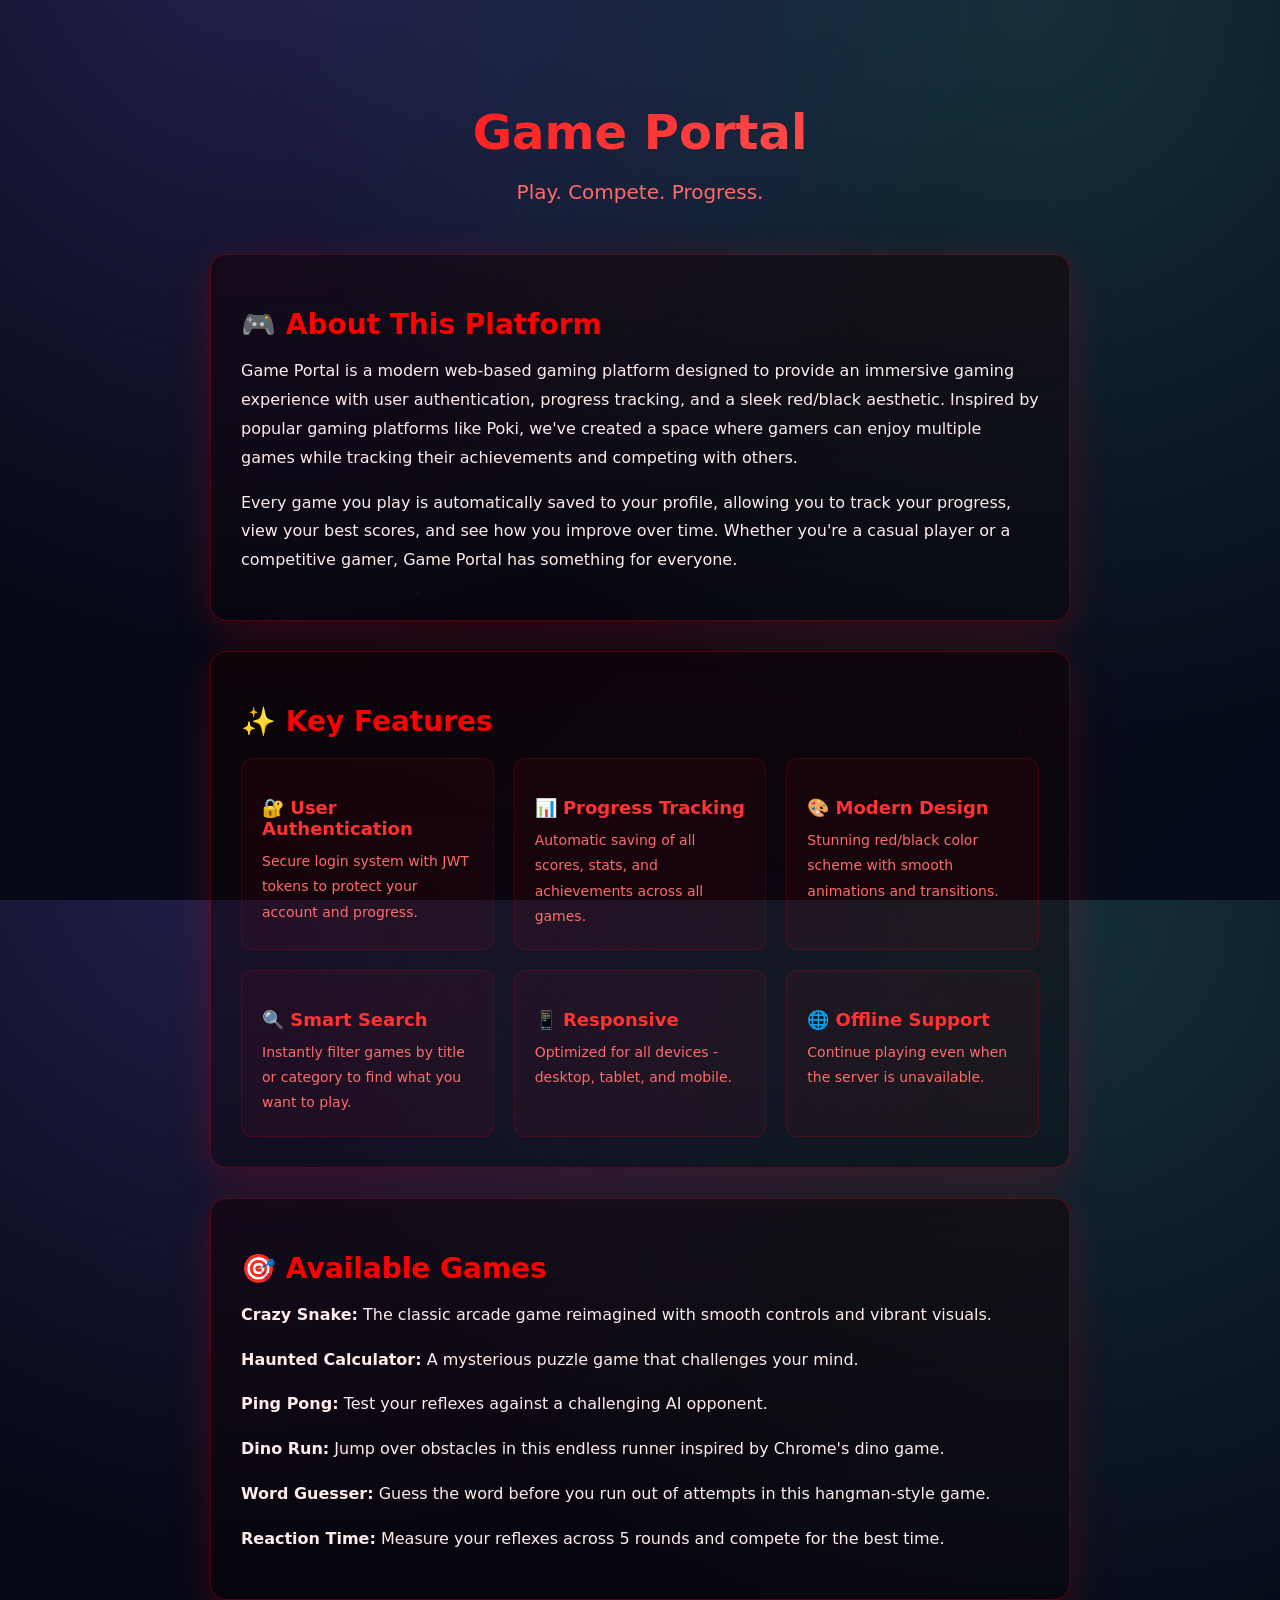
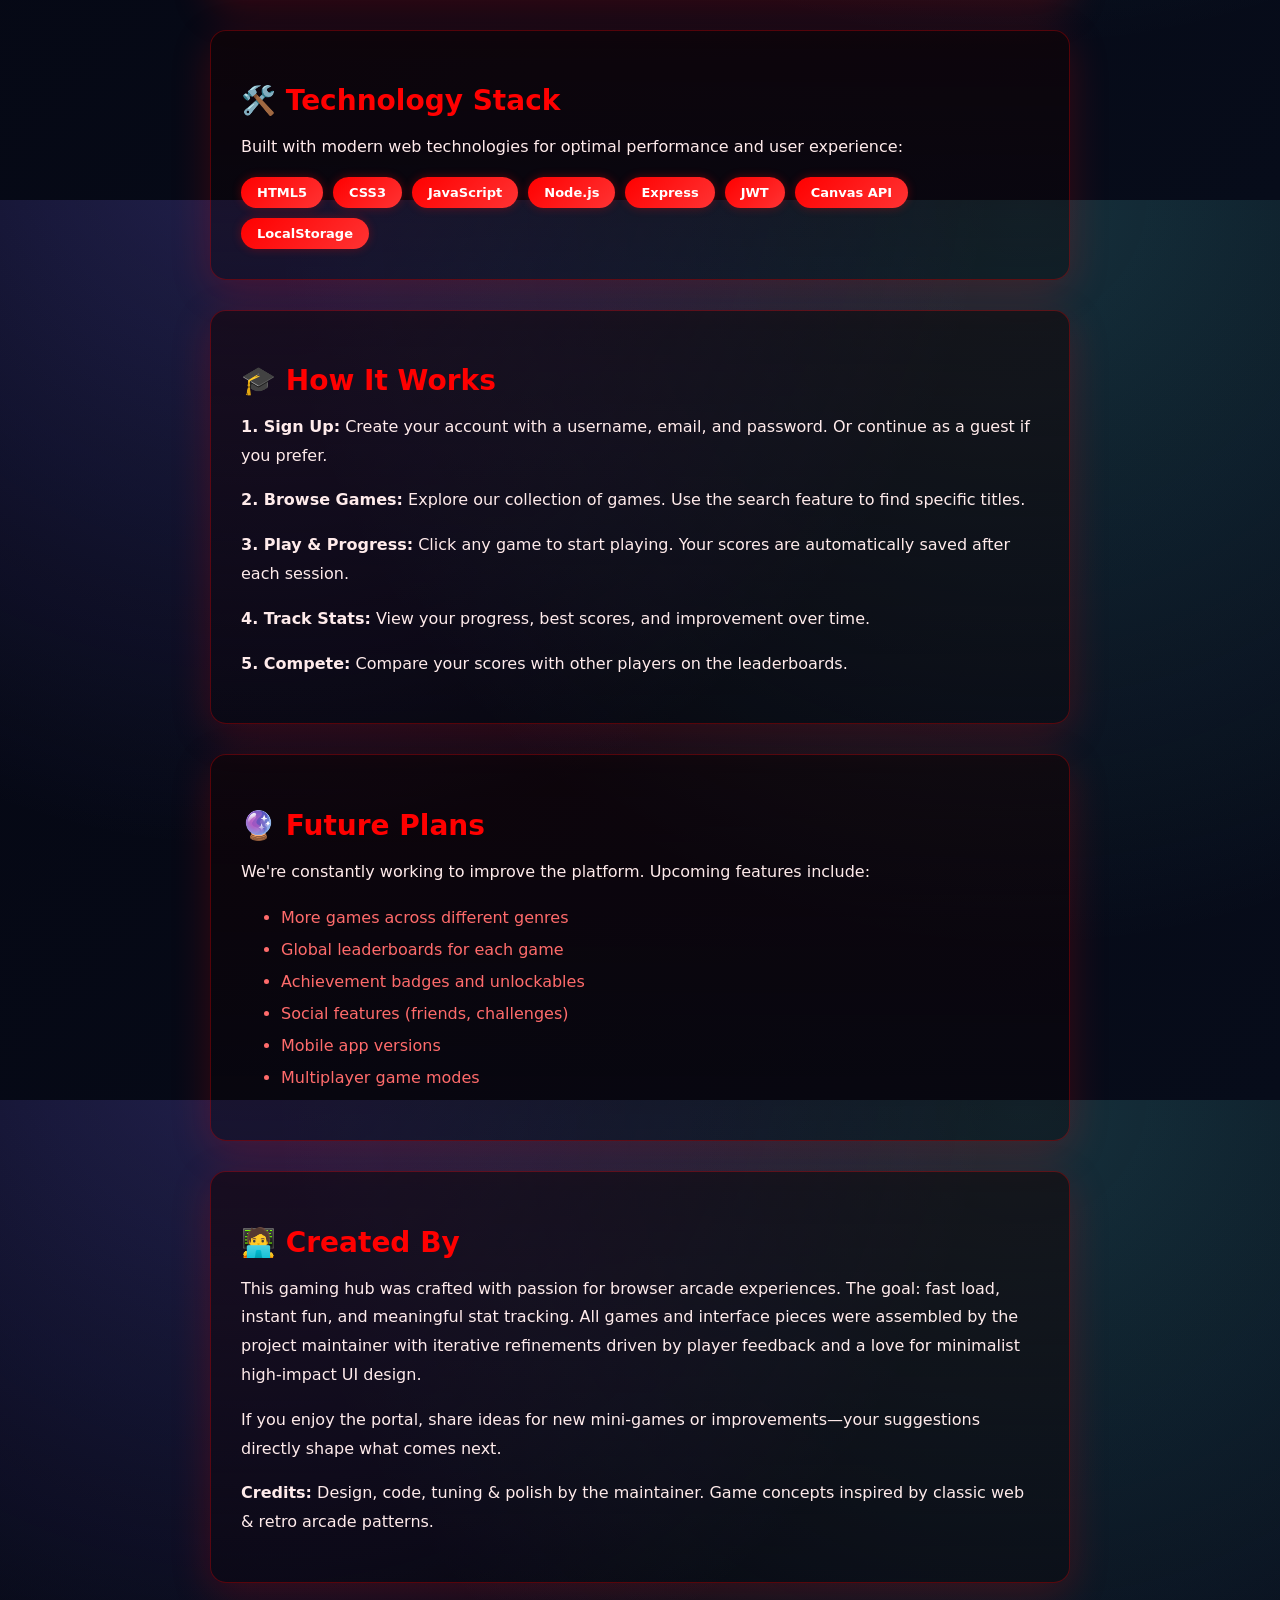
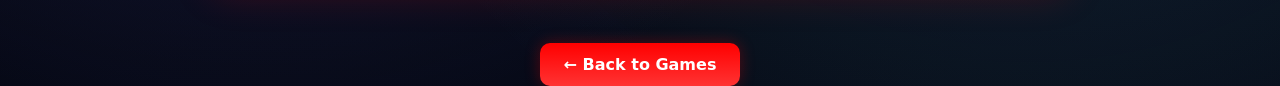
<file: about.html>
<!DOCTYPE html>
<html lang="en">
<head>
  <meta charset="UTF-8">
  <meta name="viewport" content="width=device-width, initial-scale=1.0">
  <title>About - Game Portal</title>
  <link rel="stylesheet" href="portal.style.css">
  <style>
    .about-container {
      max-width: 900px;
      margin: 0 auto;
      padding: 40px 20px;
    }

    .about-header {
      text-align: center;
      margin-bottom: 50px;
    }

    .about-title {
      font-size: 48px;
      font-weight: 900;
      background: linear-gradient(135deg, #ff0000, #ff6b6b);
      -webkit-background-clip: text;
      -webkit-text-fill-color: transparent;
      background-clip: text;
      margin-bottom: 20px;
    }

    .about-subtitle {
      font-size: 20px;
      color: #ff6b6b;
    }

    .section {
      background: linear-gradient(180deg, rgba(20, 0, 0, 0.5), rgba(10, 0, 0, 0.3));
      border: 1px solid rgba(255, 0, 0, 0.3);
      border-radius: 16px;
      padding: 30px;
      margin-bottom: 30px;
      box-shadow: 0 10px 40px rgba(255, 0, 0, 0.2);
    }

    .section h2 {
      color: #ff0000;
      font-size: 28px;
      margin-bottom: 15px;
      display: flex;
      align-items: center;
      gap: 10px;
    }

    .section p {
      color: #ffebeb;
      line-height: 1.8;
      margin-bottom: 15px;
    }

    .feature-grid {
      display: grid;
      grid-template-columns: repeat(auto-fit, minmax(250px, 1fr));
      gap: 20px;
      margin-top: 20px;
    }

    .feature-card {
      background: rgba(255, 0, 0, 0.05);
      padding: 20px;
      border-radius: 12px;
      border: 1px solid rgba(255, 0, 0, 0.2);
    }

    .feature-card h3 {
      color: #ff3333;
      font-size: 18px;
      margin-bottom: 10px;
    }

    .feature-card p {
      color: #ff6b6b;
      font-size: 14px;
      margin: 0;
    }

    .tech-stack {
      display: flex;
      flex-wrap: wrap;
      gap: 10px;
      margin-top: 15px;
    }

    .tech-badge {
      background: linear-gradient(135deg, #ff0000, #ff3333);
      color: #fff;
      padding: 8px 16px;
      border-radius: 20px;
      font-size: 13px;
      font-weight: 700;
      box-shadow: 0 0 10px rgba(255, 0, 0, 0.3);
    }

    .back-link {
      display: inline-block;
      margin-top: 30px;
      padding: 12px 24px;
      background: linear-gradient(180deg, #ff0000, #ff3333);
      color: #fff;
      text-decoration: none;
      border-radius: 10px;
      font-weight: 700;
      transition: all 0.3s ease;
      box-shadow: 0 0 15px rgba(255, 0, 0, 0.3);
    }

    .back-link:hover {
      transform: translateY(-2px);
      box-shadow: 0 0 25px rgba(255, 0, 0, 0.6);
    }
  </style>
</head>
<body>
  <canvas id="bgCanvas" class="bg-canvas" aria-hidden="true"></canvas>

  <div class="about-container">
    <div class="about-header">
      <h1 class="about-title">Game Portal</h1>
      <p class="about-subtitle">Play. Compete. Progress.</p>
    </div>

    <div class="section">
      <h2>🎮 About This Platform</h2>
      <p>
        Game Portal is a modern web-based gaming platform designed to provide an immersive gaming experience 
        with user authentication, progress tracking, and a sleek red/black aesthetic. Inspired by popular gaming 
        platforms like Poki, we've created a space where gamers can enjoy multiple games while tracking their 
        achievements and competing with others.
      </p>
      <p>
        Every game you play is automatically saved to your profile, allowing you to track your progress, 
        view your best scores, and see how you improve over time. Whether you're a casual player or a 
        competitive gamer, Game Portal has something for everyone.
      </p>
    </div>

    <div class="section">
      <h2>✨ Key Features</h2>
      <div class="feature-grid">
        <div class="feature-card">
          <h3>🔐 User Authentication</h3>
          <p>Secure login system with JWT tokens to protect your account and progress.</p>
        </div>
        <div class="feature-card">
          <h3>📊 Progress Tracking</h3>
          <p>Automatic saving of all scores, stats, and achievements across all games.</p>
        </div>
        <div class="feature-card">
          <h3>🎨 Modern Design</h3>
          <p>Stunning red/black color scheme with smooth animations and transitions.</p>
        </div>
        <div class="feature-card">
          <h3>🔍 Smart Search</h3>
          <p>Instantly filter games by title or category to find what you want to play.</p>
        </div>
        <div class="feature-card">
          <h3>📱 Responsive</h3>
          <p>Optimized for all devices - desktop, tablet, and mobile.</p>
        </div>
        <div class="feature-card">
          <h3>🌐 Offline Support</h3>
          <p>Continue playing even when the server is unavailable.</p>
        </div>
      </div>
    </div>

    <div class="section">
      <h2>🎯 Available Games</h2>
      <p><strong>Crazy Snake:</strong> The classic arcade game reimagined with smooth controls and vibrant visuals.</p>
      <p><strong>Haunted Calculator:</strong> A mysterious puzzle game that challenges your mind.</p>
      <p><strong>Ping Pong:</strong> Test your reflexes against a challenging AI opponent.</p>
      <p><strong>Dino Run:</strong> Jump over obstacles in this endless runner inspired by Chrome's dino game.</p>
      <p><strong>Word Guesser:</strong> Guess the word before you run out of attempts in this hangman-style game.</p>
      <p><strong>Reaction Time:</strong> Measure your reflexes across 5 rounds and compete for the best time.</p>
    </div>

    <div class="section">
      <h2>🛠️ Technology Stack</h2>
      <p>Built with modern web technologies for optimal performance and user experience:</p>
      <div class="tech-stack">
        <span class="tech-badge">HTML5</span>
        <span class="tech-badge">CSS3</span>
        <span class="tech-badge">JavaScript</span>
        <span class="tech-badge">Node.js</span>
        <span class="tech-badge">Express</span>
        <span class="tech-badge">JWT</span>
        <span class="tech-badge">Canvas API</span>
        <span class="tech-badge">LocalStorage</span>
      </div>
    </div>

    <div class="section">
      <h2>🎓 How It Works</h2>
      <p>
        <strong>1. Sign Up:</strong> Create your account with a username, email, and password. Or continue as a guest if you prefer.
      </p>
      <p>
        <strong>2. Browse Games:</strong> Explore our collection of games. Use the search feature to find specific titles.
      </p>
      <p>
        <strong>3. Play & Progress:</strong> Click any game to start playing. Your scores are automatically saved after each session.
      </p>
      <p>
        <strong>4. Track Stats:</strong> View your progress, best scores, and improvement over time.
      </p>
      <p>
        <strong>5. Compete:</strong> Compare your scores with other players on the leaderboards.
      </p>
    </div>

    <div class="section">
      <h2>🔮 Future Plans</h2>
      <p>We're constantly working to improve the platform. Upcoming features include:</p>
      <ul style="color: #ff6b6b; line-height: 2;">
        <li>More games across different genres</li>
        <li>Global leaderboards for each game</li>
        <li>Achievement badges and unlockables</li>
        <li>Social features (friends, challenges)</li>
        <li>Mobile app versions</li>
        <li>Multiplayer game modes</li>
      </ul>
    </div>

    <div class="section">
      <h2>🧑‍💻 Created By</h2>
      <p>
        This gaming hub was crafted with passion for browser arcade experiences. The goal: fast load, instant fun,
        and meaningful stat tracking. All games and interface pieces were assembled by the project maintainer with
        iterative refinements driven by player feedback and a love for minimalist high-impact UI design.
      </p>
      <p>
        If you enjoy the portal, share ideas for new mini-games or improvements—your suggestions directly shape what comes next.
      </p>
      <p><strong>Credits:</strong> Design, code, tuning & polish by the maintainer. Game concepts inspired by classic web & retro arcade patterns.</p>
    </div>

    <div style="text-align: center;">
      <a href="index.html" class="back-link">← Back to Games</a>
    </div>
  </div>

  <script>
    // Simple particle animation for background
    const canvas = document.getElementById('bgCanvas');
    const ctx = canvas.getContext('2d');
    
    function fit() {
      canvas.width = innerWidth;
      canvas.height = innerHeight;
    }
    fit();
    window.addEventListener('resize', fit);
    
    const particles = Array.from({length: 50}, () => ({
      x: Math.random() * canvas.width,
      y: Math.random() * canvas.height,
      r: Math.random() * 2,
      vx: (Math.random() - 0.5) * 0.5,
      vy: (Math.random() - 0.5) * 0.5
    }));
    
    function animate() {
      ctx.clearRect(0, 0, canvas.width, canvas.height);
      
      particles.forEach(p => {
        p.x += p.vx;
        p.y += p.vy;
        
        if (p.x < 0 || p.x > canvas.width) p.vx *= -1;
        if (p.y < 0 || p.y > canvas.height) p.vy *= -1;
        
        ctx.beginPath();
        ctx.fillStyle = `rgba(255, 0, 0, 0.${Math.floor(Math.random() * 3) + 3})`;
        ctx.arc(p.x, p.y, p.r, 0, Math.PI * 2);
        ctx.fill();
      });
      
      requestAnimationFrame(animate);
    }
    animate();
  </script>
</body>
</html>
</file>
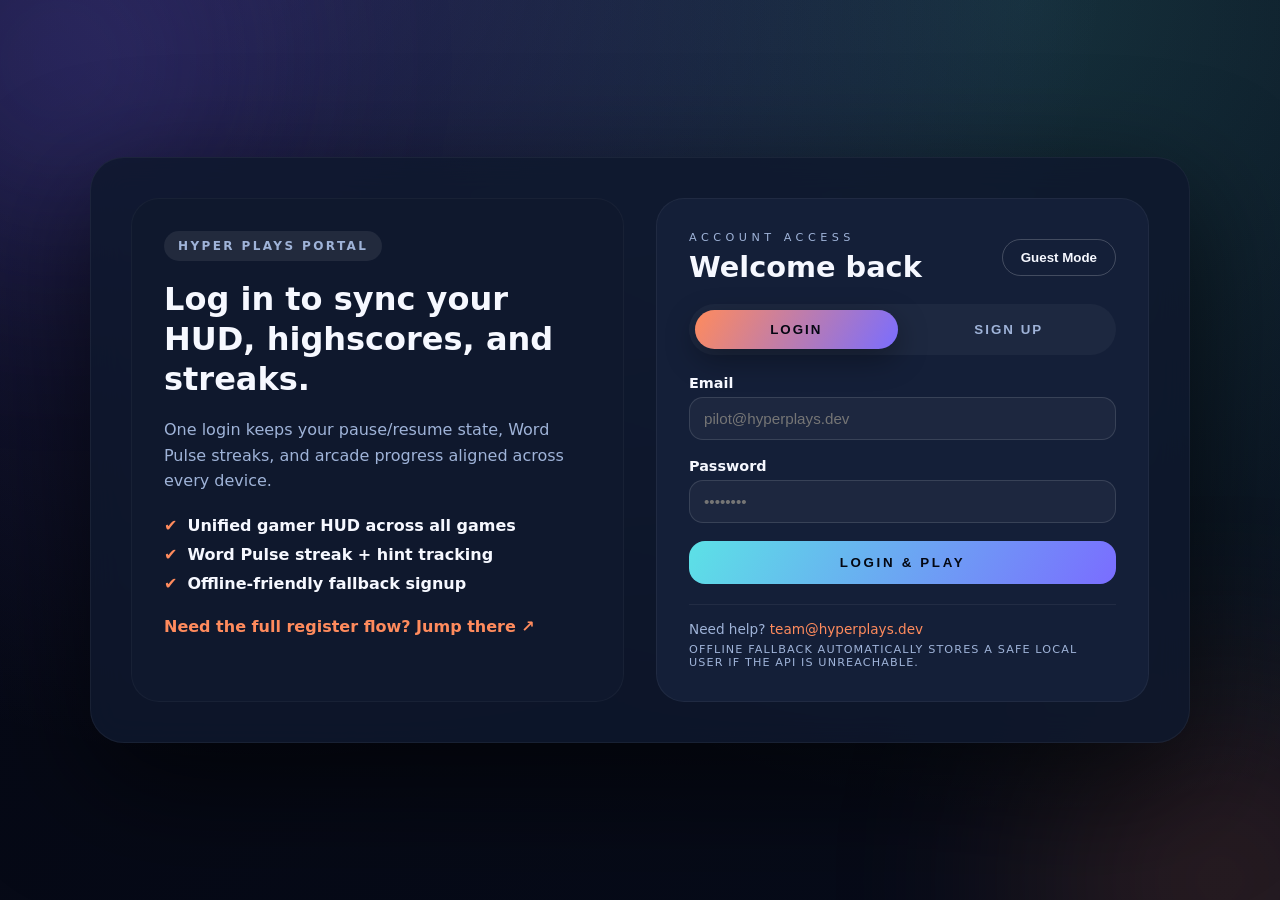
<file: login.html>
<!DOCTYPE html>
<html lang="en">
<head>
  <meta charset="UTF-8" />
  <meta name="viewport" content="width=device-width, initial-scale=1.0" />
  <title>Hyper Plays • Sign In</title>
  <link rel="stylesheet" href="login.css" />
</head>
<body>
  <div class="aurora" aria-hidden="true">
    <span class="orb orb-one"></span>
    <span class="orb orb-two"></span>
  </div>
  <main class="auth-shell">
    <section class="auth-hero">
      <div class="badge">Hyper Plays Portal</div>
      <h1>Log in to sync your HUD, highscores, and streaks.</h1>
      <p>One login keeps your pause/resume state, Word Pulse streaks, and arcade progress aligned across every device.</p>
      <ul>
        <li>Unified gamer HUD across all games</li>
        <li>Word Pulse streak + hint tracking</li>
        <li>Offline-friendly fallback signup</li>
      </ul>
      <a class="link-chip" href="register.html">Need the full register flow? Jump there ↗</a>
    </section>
    <section class="auth-panel">
      <div class="panel-head">
        <div>
          <p class="eyebrow">Account access</p>
          <h2>Welcome back</h2>
        </div>
        <button id="guestBtn" class="ghost">Guest Mode</button>
      </div>
      <div class="tabs">
        <button class="tab active" data-tab="login">Login</button>
        <button class="tab" data-tab="signup">Sign Up</button>
      </div>

      <form id="loginForm" class="form active">
        <div class="form-group">
          <label for="loginEmail">Email</label>
          <input type="email" id="loginEmail" required placeholder="pilot@hyperplays.dev" />
        </div>
        <div class="form-group">
          <label for="loginPassword">Password</label>
          <input type="password" id="loginPassword" required placeholder="••••••••" />
        </div>
        <button type="submit" class="btn-primary">Login & Play</button>
        <div class="error-message" id="loginError"></div>
      </form>

      <form id="signupForm" class="form">
        <div class="form-grid">
          <div class="form-group">
            <label for="signupUsername">Username</label>
            <input type="text" id="signupUsername" required placeholder="Player handle" />
          </div>
          <div class="form-group">
            <label for="signupEmail">Email</label>
            <input type="email" id="signupEmail" required placeholder="you@email.com" />
          </div>
        </div>
        <div class="form-grid">
          <div class="form-group">
            <label for="signupPassword">Password</label>
            <input type="password" id="signupPassword" required placeholder="••••••••" />
          </div>
          <div class="form-group">
            <label for="signupConfirm">Confirm Password</label>
            <input type="password" id="signupConfirm" required placeholder="••••••••" />
          </div>
        </div>
        <button type="submit" class="btn-primary">Create account</button>
        <div class="error-message" id="signupError"></div>
      </form>

      <div class="panel-foot">
        <p>Need help? <a href="mailto:team@hyperplays.dev">team@hyperplays.dev</a></p>
        <p class="tiny">Offline fallback automatically stores a safe local user if the API is unreachable.</p>
      </div>
    </section>
  </main>
  <script src="login.js"></script>
</body>
</html>
</file>
<file: style.css>
/* Hyper Plays 2.0 */
:root {
  --bg:#050713;
  --bg-alt:#070c1a;
  --surface:#10162a;
  --surface-alt:#121c34;
  --card:#12192f;
  --card-light:#1e2a46;
  --text:#f5f8ff;
  --muted:#9fb4da;
  --accent:#ff8b5d;
  --accent-2:#7a6dff;
  --accent-3:#5ce1e6;
  --shadow-soft:0 18px 45px rgba(3,6,12,.45);
  --shadow-card:0 25px 70px rgba(0,0,0,.55);
  --radius:22px;
  --speed:280ms cubic-bezier(.16,.8,.36,1);
}
body.light {
  --bg:#f4f6fb;
  --bg-alt:#e8ecf5;
  --surface:#ffffff;
  --surface-alt:#eef1f8;
  --card:#ffffff;
  --card-light:#f3f5fb;
  --text:#12182b;
  --muted:#5b6884;
  --shadow-soft:0 20px 50px rgba(15,21,39,.12);
  --shadow-card:0 20px 60px rgba(55,69,105,.18);
}

*{box-sizing:border-box;margin:0;padding:0}
html,body{height:100%}
body{
  font-family:"Nunito","Inter",system-ui,sans-serif;
  background:radial-gradient(circle at 25% -10%,rgba(122,109,255,.25),transparent 52%),
             radial-gradient(circle at 80% 0%,rgba(92,225,230,.18),transparent 50%),
             linear-gradient(140deg,var(--bg),var(--bg-alt));
  color:var(--text);
  -webkit-font-smoothing:antialiased;
  min-height:100vh;
}

.shell{width:min(1200px,94vw);margin:0 auto;padding:60px 0 80px;position:relative;z-index:2}
.nebula{position:fixed;inset:0;overflow:hidden;pointer-events:none;z-index:0}
.orb{position:absolute;width:360px;height:360px;border-radius:50%;filter:blur(100px);opacity:.35;animation:drift 26s ease-in-out infinite}
.orb-one{top:-140px;left:-120px;background:rgba(122,109,255,.8)}
.orb-two{bottom:-200px;right:-160px;background:rgba(255,139,93,.6);animation-direction:reverse}
.orb-three{top:30%;right:40%;background:rgba(92,225,230,.45);animation-duration:34s}
@keyframes drift{0%{transform:translate(0,0) scale(1)}50%{transform:translate(80px,50px) scale(1.1)}100%{transform:translate(-60px,-30px) scale(.9)}}

.hero{display:grid;grid-template-columns:repeat(auto-fit,minmax(280px,1fr));gap:50px;padding:60px;background:var(--surface);border-radius:32px;box-shadow:var(--shadow-soft);border:1px solid rgba(255,255,255,.05);position:relative;overflow:hidden}
.hero::after{content:"";position:absolute;inset:-120px auto auto -60px;width:360px;height:360px;background:radial-gradient(circle,rgba(255,139,93,.28),transparent 70%);filter:blur(60px);opacity:.7;z-index:0}
.hero-copy{position:relative;z-index:1;display:flex;flex-direction:column;gap:22px}
.eyebrow{text-transform:uppercase;letter-spacing:.4em;font-size:.75rem;color:var(--accent-3);margin:0}
.hero-copy h1{font-size:clamp(2.4rem,5vw,3.9rem);line-height:1.15;margin:0;background:linear-gradient(90deg,var(--accent),var(--accent-2));-webkit-background-clip:text;background-clip:text;color:transparent}
.lede{font-size:1.05rem;line-height:1.6;color:var(--muted);max-width:520px}
.hero-actions{display:flex;flex-wrap:wrap;gap:12px}
.btn{border-radius:999px;padding:14px 26px;font-weight:700;text-transform:uppercase;letter-spacing:.08em;font-size:.75rem;cursor:pointer;transition:var(--speed);border:0;display:inline-flex;align-items:center;justify-content:center;gap:8px}
.btn.solid{background:linear-gradient(120deg,var(--accent),var(--accent-2));color:#080c18;box-shadow:0 15px 40px rgba(255,139,93,.35)}
.btn.outline{border:1px solid rgba(255,255,255,.2);background:transparent;color:var(--text)}
.btn.ghost{border:1px solid rgba(255,255,255,.2);background:rgba(255,255,255,.05);color:var(--text)}
.btn.minimal{background:transparent;border:1px solid rgba(255,255,255,.12);color:var(--muted);font-weight:600}
.btn:hover{transform:translateY(-3px)}
.hero-metrics{display:flex;flex-wrap:wrap;gap:18px;margin-top:10px}
.hero-metrics div{background:rgba(255,255,255,.03);border:1px solid rgba(255,255,255,.05);padding:12px 16px;border-radius:18px;flex:1 1 140px;min-width:140px}
.hero-metrics span{display:block;font-size:1.4rem;font-weight:800;color:var(--text)}

.hero-panel{position:relative;z-index:1;display:flex;flex-direction:column;gap:18px}
.panel-card{padding:24px;border-radius:24px;background:var(--card);border:1px solid rgba(255,255,255,.06);box-shadow:var(--shadow-card)}
.panel-card.highlight{background:linear-gradient(135deg,rgba(122,109,255,.18),rgba(92,225,230,.08))}
.panel-eyebrow{text-transform:uppercase;letter-spacing:.3em;font-size:.65rem;color:var(--muted);margin-bottom:6px}
.panel-card h3{margin:0 0 10px;font-size:1.35rem}
.panel-card p{margin:0;color:var(--muted);line-height:1.5}
.panel-card ul{list-style:none;padding:0;margin:14px 0 0;display:flex;flex-direction:column;gap:10px}
.panel-card li{display:flex;justify-content:space-between;font-weight:600;color:var(--text);font-size:.9rem;border-bottom:1px dashed rgba(255,255,255,.08);padding-bottom:8px}

.pill-rail{position:sticky;top:24px;margin:40px 0 20px;display:flex;flex-wrap:wrap;gap:12px;background:rgba(5,7,19,.75);backdrop-filter:blur(10px);padding:14px 22px;border-radius:999px;border:1px solid rgba(255,255,255,.08);z-index:9}
.pill{position:relative;border:0;background:transparent;padding:10px 16px;border-radius:999px;font-weight:700;letter-spacing:.1em;font-size:.62rem;text-transform:uppercase;color:var(--muted);cursor:pointer;transition:var(--speed)}
.pill.active{color:#050713}
.pill.active::after{content:"";position:absolute;inset:0;border-radius:999px;background:linear-gradient(120deg,var(--accent),var(--accent-2));z-index:-1}
.rail-indicator{display:none}

.featured,.grid-section{background:var(--surface-alt);padding:36px;border-radius:32px;margin-bottom:28px;box-shadow:var(--shadow-soft);border:1px solid rgba(255,255,255,.04)}
.section-head{display:flex;align-items:center;justify-content:space-between;gap:12px;margin-bottom:26px;flex-wrap:wrap}
.section-head h2{margin:0;font-size:2rem}
.head-actions{display:flex;gap:10px;flex-wrap:wrap}
.chip{border:0;border-radius:999px;padding:10px 18px;font-weight:600;font-size:.75rem;text-transform:uppercase;letter-spacing:.12em;cursor:pointer;background:rgba(255,255,255,.06);color:var(--muted);transition:var(--speed)}
.chip:hover{color:var(--text);background:rgba(255,255,255,.12)}
.chip.active{background:linear-gradient(120deg,var(--accent),var(--accent-2));color:#050713;box-shadow:0 12px 30px rgba(0,0,0,.25)}

.feature-row{display:grid;grid-template-columns:repeat(auto-fit,minmax(220px,1fr));gap:18px}
.feature-card{padding:20px;border-radius:24px;background:var(--card);border:1px solid rgba(255,255,255,.06);box-shadow:var(--shadow-card);display:flex;flex-direction:column;gap:14px;position:relative;overflow:hidden}
.feature-card::after{content:"";position:absolute;inset:auto -40px -80px;width:220px;height:220px;background:radial-gradient(circle,rgba(255,255,255,.15),transparent 70%);filter:blur(20px);opacity:.5}
.feature-card h3{margin:0;font-size:1.2rem}
.feature-card p{margin:0;color:var(--muted);line-height:1.5}
.feature-meta{display:flex;gap:8px;flex-wrap:wrap}
.badge{padding:6px 12px;border-radius:999px;font-size:.65rem;font-weight:700;text-transform:uppercase;letter-spacing:.1em;background:rgba(255,255,255,.08);color:var(--muted)}

.grid{display:grid;grid-template-columns:repeat(auto-fit,minmax(230px,1fr));gap:24px}
.card{background:var(--card);border-radius:24px;border:1px solid rgba(255,255,255,.05);padding:22px;display:flex;flex-direction:column;gap:12px;position:relative;overflow:hidden;box-shadow:var(--shadow-card);cursor:pointer;transition:box-shadow var(--speed)}
.card::before{content:"";position:absolute;inset:-140px auto auto -80px;width:220px;height:220px;background:radial-gradient(circle,rgba(255,139,93,.22),transparent 65%);opacity:.5;transform:rotate(25deg)}
.card:hover{box-shadow:0 35px 90px rgba(0,0,0,.55)}
.card-header{display:flex;align-items:center;gap:12px}
.card-thumb{width:70px;height:70px;border-radius:18px;background:var(--card-light);display:flex;align-items:center;justify-content:center;border:1px solid rgba(255,255,255,.05);box-shadow:inset 0 0 25px rgba(0,0,0,.35)}
.card-thumb img{max-width:55px;max-height:55px}
.card h3{margin:0;font-size:1.05rem}
.card p{margin:0;color:var(--muted);line-height:1.5;font-size:.9rem}
.tag-row{display:flex;gap:8px;flex-wrap:wrap}
.tag{font-size:.65rem;text-transform:uppercase;letter-spacing:.12em;padding:6px 10px;border-radius:999px;background:rgba(255,255,255,.06);color:var(--muted)}
.play-btn{margin-top:auto;border:0;border-radius:16px;padding:12px;font-weight:700;letter-spacing:.15em;text-transform:uppercase;background:linear-gradient(120deg,var(--accent-3),var(--accent-2));color:#050713;cursor:pointer;transition:var(--speed)}
.card:hover .play-btn{transform:translateY(-2px)}

.footer{text-align:center;margin-top:30px;color:var(--muted);font-size:.8rem}

.reveal{opacity:0;transform:translateY(24px);transition:600ms var(--speed)}
.reveal.visible{opacity:1;transform:translateY(0)}

@media (max-width:840px){
  .hero{padding:34px}
  .pill-rail{position:static;border-radius:24px}
}
@media (max-width:600px){
  .hero{grid-template-columns:1fr}
  .hero-actions{flex-direction:column}
  .btn{width:100%}
  .featured,.grid-section{padding:26px}
}

@media (prefers-reduced-motion:reduce){
  .orb,.hero::after,.card,.feature-card,.btn,.reveal{animation:none;transition:none}
}
</file>
<file: games/haunted/csy.css>
body {
  background: linear-gradient(black, #2b0000);
  color: orange;
  text-align: center;
  font-family: "Creepster", cursive;
  overflow: hidden;
}

h1 {
  text-shadow: 0 0 20px red, 0 0 40px darkred;
  animation: flicker 2s infinite alternate;
}

@keyframes flicker {
  0% {opacity: 1;}
  50% {opacity: 0.7;}
  100% {opacity: 1;}
}

.container {
  position: relative;
  z-index: 5;
  margin-top: 60px;
}

.calculator {
  display: inline-block;
  padding: 20px;
  background: rgba(0, 0, 0, 0.7);
  border: 2px solid red;
  border-radius: 20px;
  box-shadow: 0 0 25px crimson;
}

#display {
  width: 250px;
  height: 40px;
  font-size: 20px;
  text-align: right;
  margin-bottom: 15px;
  border: none;
  background: black;
  color: lime;
  padding: 5px 10px;
  box-shadow: inset 0 0 10px red;
}

.buttons {
  display: grid;
  grid-template-columns: repeat(4, 60px);
  gap: 10px;
}

.btn {
  font-size: 20px;
  padding: 10px;
  border: none;
  background: #111;
  color: orange;
  border-radius: 10px;
  cursor: pointer;
  transition: transform 0.2s;
  z-index: 6;
}

.btn:hover {
  background: red;
  color: yellow;
  transform: scale(1.1);
}

.op {color: red;}
.eq {background: darkred;}
.clr {background: maroon;}

#message {
  margin-top: 15px;
  font-size: 18px;
  color: #ff3333;
}

.lightning {
  position: absolute;
  top: 0;
  left: 0;
  width: 100%;
  height: 100%;
  background: radial-gradient(white, transparent);
  opacity: 0;
  pointer-events: none;
  animation: lightningFlash 5s infinite;
  z-index: 1;
}

@keyframes lightningFlash {
  0%, 97%, 100% {opacity: 0;}
  98%, 99% {opacity: 1;}
}

#blood {
  position: absolute;
  width: 100%;
  height: 0;
  top: 0;
  left: 0;
  background: red;
  z-index: 2;
  pointer-events: none;
  transition: height 1s;
}
</file>
<file: games/monkey-type/style.css>
/* Crazy Type (Monkey Type) Game Styles */
:root {
  --bg: #080018;
  --panel: #120035;
  --accent: #ff004d;
  --accent2: #ff7a18;
  --accent3: #00f0ff;
  --text: #ffffff;
  --good: #53ff94;
  --bad: #ff2d55;
  --warn: #ffd84d;
  --radius: 28px;
  --transition: 180ms cubic-bezier(.4,.0,.2,1);
}
* { box-sizing: border-box; }
body {
  margin:0; font-family: Inter, system-ui, sans-serif; background: var(--bg); color: var(--text); display:flex; flex-direction:column; align-items:center; min-height:100vh; padding:20px; overflow:hidden;
}
header { text-align:center; margin-bottom:12px; }
header h1 { margin:0; font-size:2rem; font-weight:800; letter-spacing:.5px; background:linear-gradient(90deg,var(--accent),var(--accent2),var(--accent3)); -webkit-background-clip:text; background-clip:text; color:transparent; }
#gameRoot { width:100%; max-width:1100px; background: linear-gradient(135deg,var(--panel),#1c0055); border:1px solid rgba(255,255,255,.08); border-radius: var(--radius); padding:24px 28px; box-shadow:0 30px 80px rgba(0,0,0,.7); display:grid; grid-template-columns: 1fr 320px; gap:24px; }
#fieldWrap { position:relative; }
#field { background: radial-gradient(circle at 30% 30%, #1a0060,#0b0028 65%); border:1px solid rgba(255,255,255,.08); border-radius:22px; width:100%; aspect-ratio:16/9; position:relative; overflow:hidden; }
.word { position:absolute; font-weight:600; font-size:1.05rem; letter-spacing:.5px; white-space:nowrap; display:inline-flex; gap:0; }
.word .done { color: var(--good); text-shadow:0 0 6px var(--good); font-weight:700; }
.word .left { color: var(--text); }
.word.miss { animation: missFlash .4s; }
@keyframes missFlash { 0%,100%{ filter:brightness(1);} 50%{ filter:brightness(2.3);} }
#sidebar { display:flex; flex-direction:column; gap:18px; }
.panel { background:rgba(255,255,255,.06); border:1px solid rgba(255,255,255,.08); padding:16px 18px; border-radius:18px; display:flex; flex-direction:column; gap:12px; }
.panel h2 { margin:0; font-size:1rem; font-weight:700; letter-spacing:.5px; opacity:.8; }
.statsGrid { display:grid; grid-template-columns:repeat(auto-fill,minmax(100px,1fr)); gap:10px; }
.stat { background:rgba(255,255,255,.05); padding:10px 12px; border-radius:14px; border:1px solid rgba(255,255,255,.06); display:flex; flex-direction:column; gap:4px; min-width:100px; }
.stat b { font-size:.65rem; font-weight:600; opacity:.7; }
.stat span { font-size:.95rem; font-weight:700; }
.controls { display:flex; flex-wrap:wrap; gap:10px; }
button { padding:10px 18px; border-radius:18px; border:0; font-weight:700; cursor:pointer; background:linear-gradient(135deg,var(--accent),var(--accent2)); color:#fff; font-size:.85rem; letter-spacing:.4px; transition:var(--transition); }
button.secondary { background:#1c0048; border:1px solid rgba(255,255,255,.15); }
button.danger { background:linear-gradient(135deg,#ff2d55,#ff7a18); }
button:hover { filter:brightness(1.15); transform:translateY(-2px); }
button:active { transform:translateY(0); }
button:focus-visible { outline:2px solid var(--accent3); outline-offset:2px; }
#settings label { font-size:.7rem; font-weight:600; opacity:.75; }
input[type=file] { font-size:.7rem; }
#uploadStatus { font-size:.7rem; opacity:.75; }
#powerups { display:flex; flex-wrap:wrap; gap:6px; }
.badge { background:linear-gradient(135deg,#341b80,#6629b3); padding:6px 10px; font-size:.65rem; border-radius:12px; letter-spacing:.5px; font-weight:600; box-shadow:0 4px 10px rgba(0,0,0,.4); }
.badge.active { background:linear-gradient(135deg,#ff7a18,#00f0ff); color:#070014; }
#overlay { position:fixed; inset:0; background:rgba(10,0,40,.82); backdrop-filter:blur(7px); display:none; align-items:center; justify-content:center; flex-direction:column; gap:18px; text-align:center; padding:40px; font-weight:800; }
#overlay.show { display:flex; }
#overlay .statsLine { font-size:1rem; font-weight:600; }
.fullscreen { position:absolute; top:10px; right:10px; z-index:10; }
#debugInfo { position:absolute; bottom:4px; left:8px; font-size:.6rem; font-family:monospace; opacity:.6; white-space:pre; pointer-events:none; }
@media (max-width:1000px){ #gameRoot { grid-template-columns:1fr; } #sidebar { order:-1; flex-direction:row; flex-wrap:wrap; } }
</file>
<file: games/snake/snakestyle.css>
body {
  margin:0;display:flex;flex-direction:column;align-items:center;justify-content:center;min-height:100vh;
  font-family: Inter, system-ui, sans-serif;
  background:linear-gradient(180deg,#090000,#140000 55%,#1e0202);
  color:#ffecec;
}

@keyframes bgShift {
  0% { background: radial-gradient(circle, #ff0000, #ff00ff, #000); }
  50% { background: radial-gradient(circle, #00ffff, #0000ff, #000); }
  100% { background: radial-gradient(circle, #00ff00, #00ffff, #000); }
}

.title {margin:0 0 10px;font-size:2rem;font-weight:800;letter-spacing:.06em;background:linear-gradient(90deg,#ff0000,#ff4d4d);-webkit-background-clip:text;background-clip:text;color:transparent;text-shadow:0 0 20px rgba(255,0,0,.6);}

@keyframes glow {
  from { text-shadow: 0 0 10px #ff00ff; }
  to { text-shadow: 0 0 30px #00ffff, 0 0 60px #ff00ff; }
}

#gameCanvas:focus-visible {outline:3px solid #ff4d4d;}
.game-container {padding:14px;border-radius:22px;background:linear-gradient(135deg,rgba(60,0,0,.65),rgba(0,0,0,.9));box-shadow:0 0 60px rgba(255,0,0,.35),0 25px 80px rgba(0,0,0,.7);border:1px solid rgba(255,0,0,.35);}

#gameCanvas {background:#000;display:block;border-radius:18px;border:2px solid rgba(255,0,0,.45);box-shadow:0 0 30px rgba(255,0,0,.5),0 0 10px rgba(255,0,0,.7) inset;}

.panel {margin-top:10px;display:flex;gap:26px;align-items:center;justify-content:center;flex-wrap:wrap;font-size:.9rem;}
.info {opacity:.8;}
.score {font-weight:800;letter-spacing:.08em;color:#ff1a1a;text-shadow:0 0 12px rgba(255,0,0,.6);}
.overlay {position:fixed;inset:0;display:none;align-items:center;justify-content:center;background:rgba(10,0,20,.78);backdrop-filter:blur(8px);flex-direction:column;gap:16px;color:#fff;font-weight:800;font-size:2.4rem;}
.overlay.show {display:flex;animation:fade .35s ease;}
@keyframes fade {from{opacity:0;transform:scale(.92)}to{opacity:1;transform:scale(1)}}

@keyframes pulse {
  0% { opacity: 0.8; }
  100% { opacity: 1; }
}
</file>
<file: games/wordle/style.css>
:root{--bg:#0f1115;--surface:#181c22;--accent:#ff7b47;--accent-alt:#ff4d6d;--good:#4caf50;--mid:#c99d27;--bad:#3b4451;--font:Nunito,Inter,sans-serif}
*{box-sizing:border-box;margin:0;padding:0;font-family:var(--font)}
body{background:linear-gradient(140deg,var(--bg),#13171d);color:#f5f7fa;display:flex;justify-content:center;align-items:flex-start;min-height:100vh;padding:40px 20px}
.shell{width:100%;max-width:520px;display:flex;flex-direction:column;align-items:center;gap:24px}
.title{font-size:2rem;background:linear-gradient(90deg,var(--accent),var(--accent-alt));-webkit-background-clip:text;color:transparent;font-weight:800;letter-spacing:.05em}
.board{display:grid;grid-template-columns:repeat(5,60px);grid-auto-rows:60px;gap:8px}
.cell{width:60px;height:60px;border:2px solid var(--surface);display:flex;align-items:center;justify-content:center;font-weight:700;font-size:1.4rem;border-radius:12px;background:var(--surface);text-transform:uppercase;transition:.4s}
.cell.flip{animation:flip .6s ease}
@keyframes flip{50%{transform:rotateX(90deg)}100%{transform:rotateX(0)} }
.status{font-size:.85rem;opacity:.8}
.kb{display:grid;grid-template-columns:repeat(auto-fit,minmax(34px,1fr));gap:6px;width:100%}
.key{padding:10px 0;border-radius:10px;background:#222b33;color:#fff;font-size:.75rem;font-weight:700;letter-spacing:.1em;cursor:pointer;user-select:none;transition:.25s}
.key:hover{background:#2d3a45}
.key[data-state='good']{background:var(--good)}
.key[data-state='mid']{background:var(--mid)}
.key[data-state='bad']{background:var(--bad)}
.restart{padding:12px 22px;border:0;border-radius:999px;background:linear-gradient(90deg,var(--accent),var(--accent-alt));color:#fff;font-weight:700;cursor:pointer;letter-spacing:.08em}
.restart:hover{transform:translateY(-2px)}
@media (max-width:520px){.board{grid-template-columns:repeat(5,52px);grid-auto-rows:52px}.cell{width:52px;height:52px;font-size:1.2rem}}
</file>
<file: portal.style.css>
/* Portal styling aligned with Hyper Plays 2.0 */
:root{
  --bg:#050713;
  --bg-alt:#070c1a;
  --surface:#0f1629;
  --surface-alt:#101a32;
  --card:#151f35;
  --card-light:#1e2945;
  --text:#f6f8ff;
  --muted:#9fb3d8;
  --accent:#ff8b5d;
  --accent-2:#7a6dff;
  --accent-3:#58dfe8;
  --shadow:0 25px 70px rgba(0,0,0,.55);
  --ease:cubic-bezier(.16,.8,.36,1);
}

*{box-sizing:border-box}
html,body{height:100%}
body{
  margin:0;
  font-family:"Inter","Nunito",system-ui,sans-serif;
  background:radial-gradient(circle at 20% -10%,rgba(122,109,255,.25),transparent 52%),
             radial-gradient(circle at 80% 0%,rgba(92,225,230,.18),transparent 55%),
             linear-gradient(135deg,var(--bg),var(--bg-alt));
  color:var(--text);
  display:flex;
  justify-content:center;
  padding:32px 18px 48px;
  min-height:100vh;
  overflow-x:hidden;
}

.page-shell{width:100%;max-width:1260px;z-index:2;display:flex;flex-direction:column;gap:22px}
.floating-orb{position:fixed;width:320px;height:320px;border-radius:50%;filter:blur(120px);opacity:.35;z-index:0;pointer-events:none}
.orb-one{top:-140px;right:-80px;background:rgba(122,109,255,.6)}
.orb-two{bottom:-200px;left:-60px;background:rgba(255,139,93,.5)}
.bg-canvas{position:fixed;inset:0;z-index:0;opacity:.3}

.header{position:relative;z-index:3;width:100%;display:flex;flex-wrap:wrap;justify-content:space-between;align-items:center;gap:24px;padding:20px 28px;border-radius:28px;background:var(--surface);border:1px solid rgba(255,255,255,.05);box-shadow:var(--shadow)}
.brand{display:flex;gap:16px;align-items:center}
.logo-mark{width:64px;height:64px;border-radius:18px;background:linear-gradient(120deg,var(--accent),var(--accent-2));display:flex;align-items:center;justify-content:center;font-weight:900;font-size:20px;color:#050713;box-shadow:0 20px 40px rgba(0,0,0,.35)}
.title{font-weight:800;font-size:1.4rem;margin:0}
.subtitle{color:var(--muted);font-size:.85rem;margin-top:4px}
.controls{display:flex;gap:14px;align-items:center;flex-wrap:wrap;justify-content:flex-end}
.search-wrap input{padding:12px 16px;border-radius:16px;background:rgba(255,255,255,.04);border:1px solid rgba(255,255,255,.08);color:var(--text);min-width:240px;transition:border-color .3s var(--ease)}
.search-wrap input:focus{outline:none;border-color:var(--accent);box-shadow:0 0 0 3px rgba(255,139,93,.15)}
.nav-link{color:var(--muted);text-decoration:none;font-weight:600;transition:color .2s}
.nav-link:hover{color:var(--text)}
.username-pill{min-width:90px;display:inline-flex;justify-content:center;padding:8px 16px;border-radius:999px;background:rgba(255,255,255,.06);font-weight:600}
.ghost-btn,.theme-toggle{padding:10px 18px;border-radius:999px;border:1px solid rgba(255,255,255,.2);background:transparent;color:var(--text);font-weight:600;cursor:pointer;transition:var(--ease)}
.ghost-btn:hover,.theme-toggle:hover{border-color:var(--accent);color:var(--accent)}

.grid{position:relative;width:100%;display:grid;grid-template-columns:repeat(auto-fit,minmax(240px,1fr));gap:24px}
.grid::before{content:"";position:absolute;inset:-30px;z-index:-1;background:radial-gradient(circle,rgba(122,109,255,.12),transparent 70%);filter:blur(60px)}
.card{padding:20px;border-radius:26px;background:var(--card);border:1px solid rgba(255,255,255,.05);display:flex;gap:16px;align-items:flex-start;cursor:pointer;transition:transform .35s var(--ease),box-shadow .35s var(--ease);box-shadow:var(--shadow);position:relative;overflow:hidden}
.card:hover{transform:translateY(-8px);box-shadow:0 30px 80px rgba(0,0,0,.6)}
.card img.thumb{width:84px;height:84px;object-fit:contain;border-radius:18px;background:var(--card-light);padding:12px;box-shadow:inset 0 0 25px rgba(0,0,0,.3)}
.logo{width:84px;height:84px;border-radius:18px;background:linear-gradient(120deg,var(--accent),var(--accent-2));display:flex;align-items:center;justify-content:center;font-weight:900;color:#050713;font-size:1rem}
.meta{flex:1;display:flex;flex-direction:column;gap:6px}
.meta .title{font-size:1.1rem;font-weight:700}
.meta .cat{font-size:.75rem;letter-spacing:.2em;color:var(--muted);text-transform:uppercase}
.meta .blurb{margin:6px 0 0;font-size:.88rem;color:var(--muted);line-height:1.5}
.play-badge{background:linear-gradient(120deg,var(--accent-3),var(--accent-2));color:#050713;padding:8px 16px;border-radius:999px;font-weight:800;font-size:.8rem;box-shadow:0 15px 40px rgba(0,0,0,.35);align-self:flex-start}

.footer{text-align:center;color:var(--muted);font-size:.8rem;padding:6px 0 0}

.fs-game{position:fixed;inset:0;display:none;z-index:15000;background:radial-gradient(circle at 30% 30%,rgba(122,109,255,.22),transparent 60%),linear-gradient(180deg,#040713,#0b0f1f)}
.fs-game.active{display:block}
.fs-game .stage{position:relative;width:100%;height:100%;display:flex;align-items:center;justify-content:center;padding:40px}
.game-frame{flex:1 1 auto;max-width:1400px;height:85vh;border-radius:26px;overflow:hidden;box-shadow:0 45px 140px rgba(0,0,0,.85);background:#000;border:1px solid rgba(255,255,255,.08)}
.game-frame iframe{width:100%;height:100%;border:0;display:block}
.game-controls{position:absolute;top:50%;right:36px;transform:translateY(-50%);display:flex;flex-direction:column;gap:14px;z-index:10}
.gc-btn{padding:14px 20px;border-radius:18px;border:1px solid rgba(255,255,255,.15);background:rgba(255,255,255,.05);color:var(--text);font-weight:700;letter-spacing:.08em;cursor:pointer;transition:var(--ease)}
.gc-btn:hover{background:linear-gradient(120deg,var(--accent),var(--accent-2));color:#070b16}
.gc-btn.exit{background:linear-gradient(120deg,#21162c,#111528);border:none}
.gc-btn.exit:hover{background:linear-gradient(120deg,var(--accent-2),var(--accent-3))}
.pause-layer{position:absolute;inset:0;background:rgba(5,8,20,.82);backdrop-filter:blur(8px);display:none;align-items:center;justify-content:center;font-size:2.4rem;font-weight:800}
.pause-layer.show{display:flex}
.hidden{display:none !important}

.hud-panel{position:absolute;top:50%;left:36px;transform:translateY(-50%);display:flex;flex-direction:column;gap:10px;padding:20px;border-radius:22px;background:rgba(15,22,41,.9);border:1px solid rgba(255,255,255,.08);box-shadow:0 30px 90px rgba(0,0,0,.75);min-width:210px;font-size:.75rem}
.hud-row{display:flex;align-items:center;gap:6px;font-weight:600}
.hud-row span{font-weight:800}
.hud-mini-help{font-size:.6rem;color:var(--muted)}

@media (max-width:900px){
  body{padding:24px 16px 40px}
  .header{flex-direction:column;align-items:flex-start}
  .search-wrap input{width:100%;min-width:initial}
  .hud-panel{top:auto;bottom:24px;left:24px;transform:none;flex-direction:row;flex-wrap:wrap;gap:10px}
  .game-controls{right:20px}
}
@media (max-width:700px){
  .grid{grid-template-columns:repeat(auto-fit,minmax(200px,1fr))}
  .game-frame{height:78vh}
  .game-controls{flex-direction:row;bottom:20px;top:auto;transform:none}
}
@media (max-width:520px){
  .header{padding:20px}
  .logo-mark{width:54px;height:54px}
  .game-frame{height:72vh}
}
</file>
<file: login.css>
/* Hyper Plays login redesign */
:root{
  --bg:#050713;
  --bg-alt:#070c1a;
  --panel:#0f182d;
  --panel-light:#141f38;
  --text:#f6f8ff;
  --muted:#9fb3d8;
  --accent:#ff8b5d;
  --accent-2:#7a6dff;
  --accent-3:#5ce1e6;
  --ease:cubic-bezier(.16,.8,.36,1);
}

*{box-sizing:border-box;margin:0;padding:0}
html,body{height:100%;font-family:"Inter","Nunito",system-ui,sans-serif}
body{
  background:radial-gradient(circle at 20% -10%,rgba(122,109,255,.25),transparent 60%),
             radial-gradient(circle at 80% 0%,rgba(92,225,230,.18),transparent 60%),
             linear-gradient(140deg,var(--bg),var(--bg-alt));
  color:var(--text);
  display:flex;
  align-items:center;
  justify-content:center;
  padding:40px 18px;
  overflow:hidden;
}

.aurora{position:fixed;inset:0;z-index:0;pointer-events:none}
.orb{position:absolute;width:360px;height:360px;border-radius:50%;filter:blur(120px);opacity:.35;animation:float 30s linear infinite}
.orb-one{top:-120px;left:-120px;background:rgba(122,109,255,.6)}
.orb-two{bottom:-160px;right:-120px;background:rgba(255,139,93,.5);animation-direction:reverse}
@keyframes float{0%{transform:translate(0,0)}50%{transform:translate(80px,40px)}100%{transform:translate(-60px,-30px)}}

.auth-shell{position:relative;z-index:2;width:min(1100px,100%);display:grid;grid-template-columns:repeat(auto-fit,minmax(320px,1fr));gap:32px;background:rgba(15,24,45,.85);border:1px solid rgba(255,255,255,.05);border-radius:34px;padding:40px;box-shadow:0 40px 120px rgba(0,0,0,.65);backdrop-filter:blur(16px)}

.auth-hero{background:var(--panel);border-radius:28px;padding:32px;display:flex;flex-direction:column;gap:18px;border:1px solid rgba(255,255,255,.04)}
.auth-hero h1{font-size:2rem;line-height:1.25}
.auth-hero p{color:var(--muted);line-height:1.6}
.auth-hero ul{list-style:none;padding:0;margin:4px 0 0;display:flex;flex-direction:column;gap:10px;color:var(--text);font-weight:600}
.auth-hero li::before{content:"✔";margin-right:10px;color:var(--accent)}
.badge{align-self:flex-start;padding:8px 14px;border-radius:999px;background:rgba(255,255,255,.08);font-size:.75rem;font-weight:700;letter-spacing:.2em;text-transform:uppercase;color:var(--muted)}
.link-chip{margin-top:6px;color:var(--accent);font-weight:700;text-decoration:none}

.auth-panel{background:var(--panel-light);border-radius:28px;padding:32px;border:1px solid rgba(255,255,255,.05);display:flex;flex-direction:column;gap:20px}
.panel-head{display:flex;justify-content:space-between;align-items:center;gap:12px;flex-wrap:wrap}
.panel-head h2{margin:6px 0 0;font-size:1.8rem}
.eyebrow{text-transform:uppercase;letter-spacing:.4em;font-size:.7rem;color:var(--muted)}
.ghost{padding:10px 18px;border-radius:999px;border:1px solid rgba(255,255,255,.2);background:transparent;color:var(--text);font-weight:700;cursor:pointer;transition:var(--ease)}
.ghost:hover{border-color:var(--accent);color:var(--accent)}

.tabs{display:flex;gap:10px;background:rgba(255,255,255,.04);padding:6px;border-radius:999px}
.tab{flex:1;padding:12px;border:0;border-radius:999px;background:transparent;color:var(--muted);font-weight:700;letter-spacing:.15em;text-transform:uppercase;cursor:pointer;transition:var(--ease)}
.tab.active{background:linear-gradient(120deg,var(--accent),var(--accent-2));color:#050713;box-shadow:0 10px 30px rgba(0,0,0,.35)}

.form{display:none;flex-direction:column;gap:18px}
.form.active{display:flex}
.form-grid{display:grid;grid-template-columns:repeat(auto-fit,minmax(160px,1fr));gap:16px}
.form-group{display:flex;flex-direction:column;gap:6px}
.form-group label{font-weight:600;font-size:.9rem}
.form-group input{padding:12px 14px;border-radius:14px;border:1px solid rgba(255,255,255,.12);background:rgba(255,255,255,.04);color:var(--text);font-size:.95rem;transition:border-color .2s}
.form-group input:focus{outline:none;border-color:var(--accent);box-shadow:0 0 0 3px rgba(255,139,93,.15)}

.btn-primary{padding:14px;border-radius:16px;border:0;background:linear-gradient(120deg,var(--accent-3),var(--accent-2));color:#040812;font-weight:800;text-transform:uppercase;letter-spacing:.2em;cursor:pointer;transition:var(--ease)}
.btn-primary:hover{transform:translateY(-2px)}

.error-message{display:none;margin-top:6px;padding:10px 12px;border-radius:12px;background:rgba(255,139,93,.12);border:1px solid rgba(255,139,93,.22);color:var(--accent);font-size:.85rem}
.error-message.show{display:block}

.panel-foot{border-top:1px solid rgba(255,255,255,.06);padding-top:16px;font-size:.85rem;color:var(--muted)}
.panel-foot a{color:var(--accent);text-decoration:none}
.panel-foot .tiny{margin-top:6px;font-size:.7rem;letter-spacing:.1em;text-transform:uppercase}

@media(max-width:800px){
  .auth-shell{grid-template-columns:1fr;padding:30px}
}
@media(max-width:560px){
  .auth-shell{padding:24px}
  .auth-hero,.auth-panel{padding:24px}
  .panel-head{flex-direction:column;align-items:flex-start}
}
</file>
